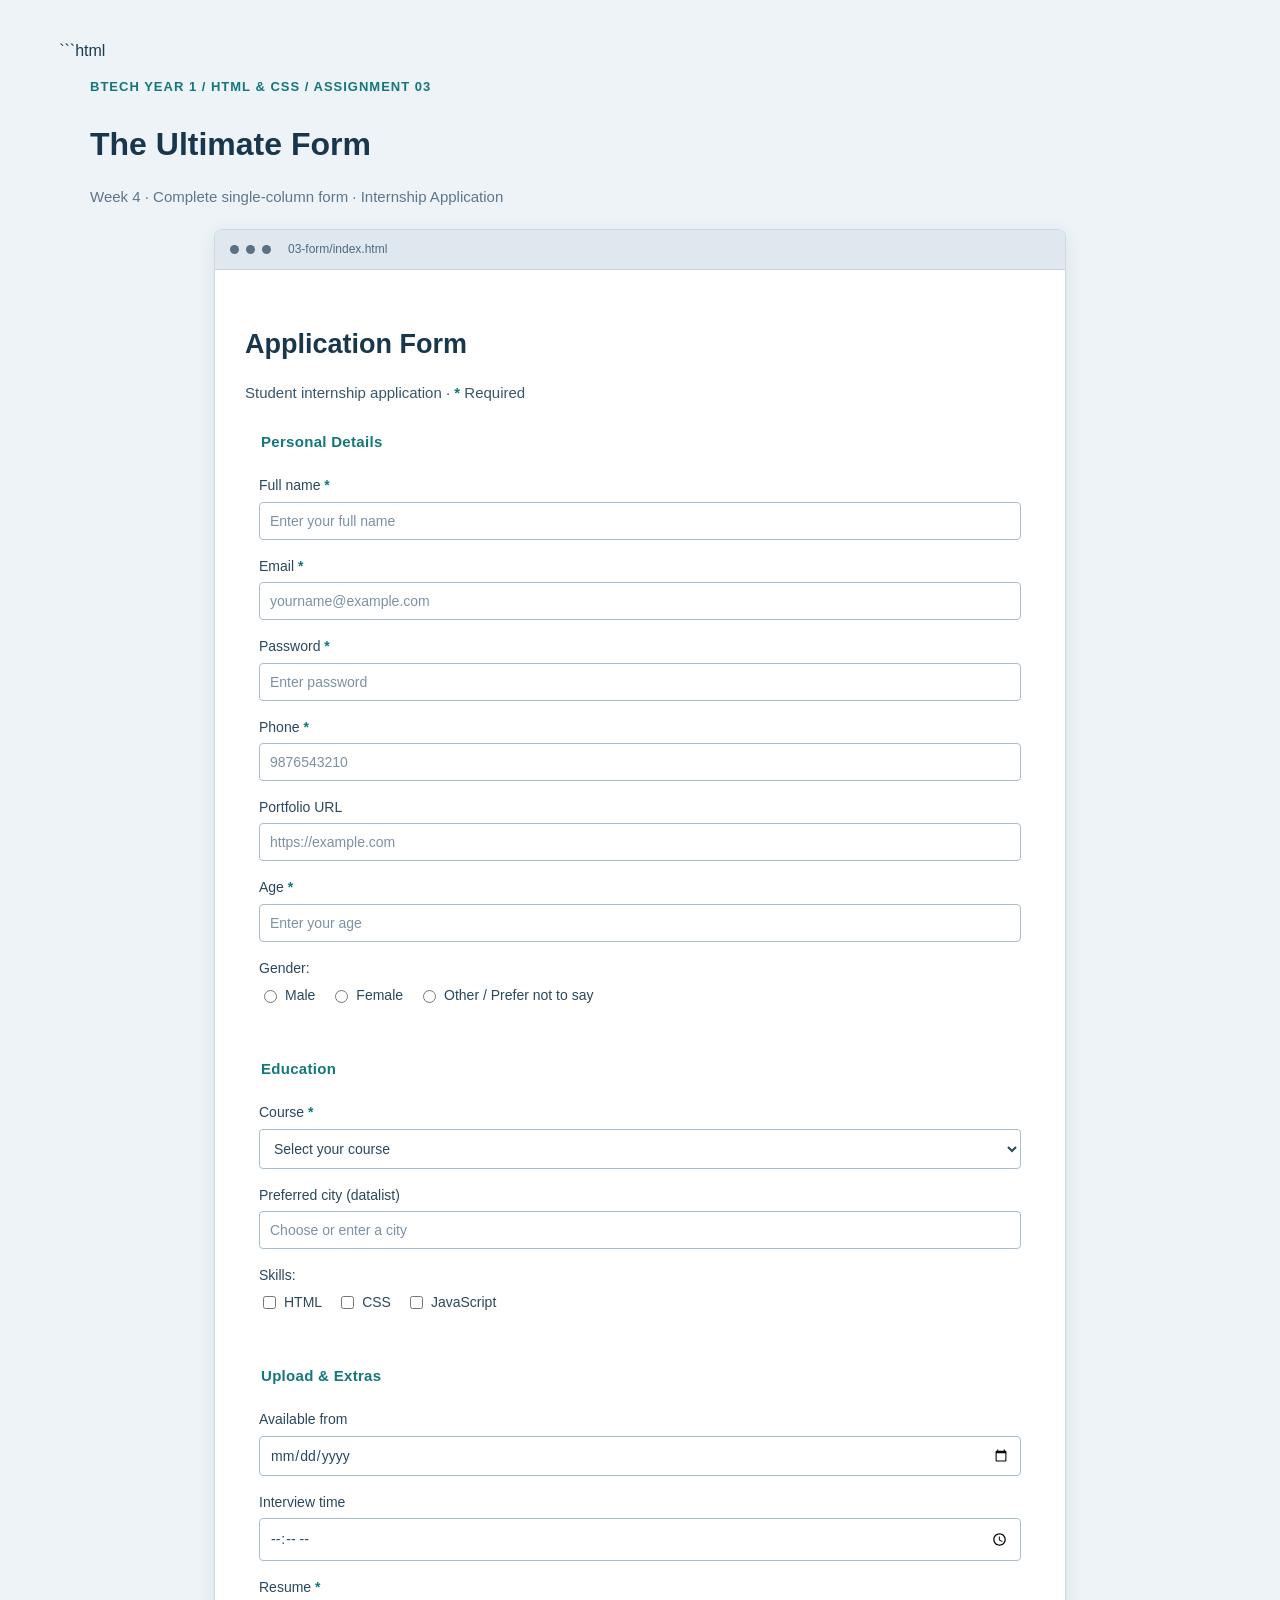
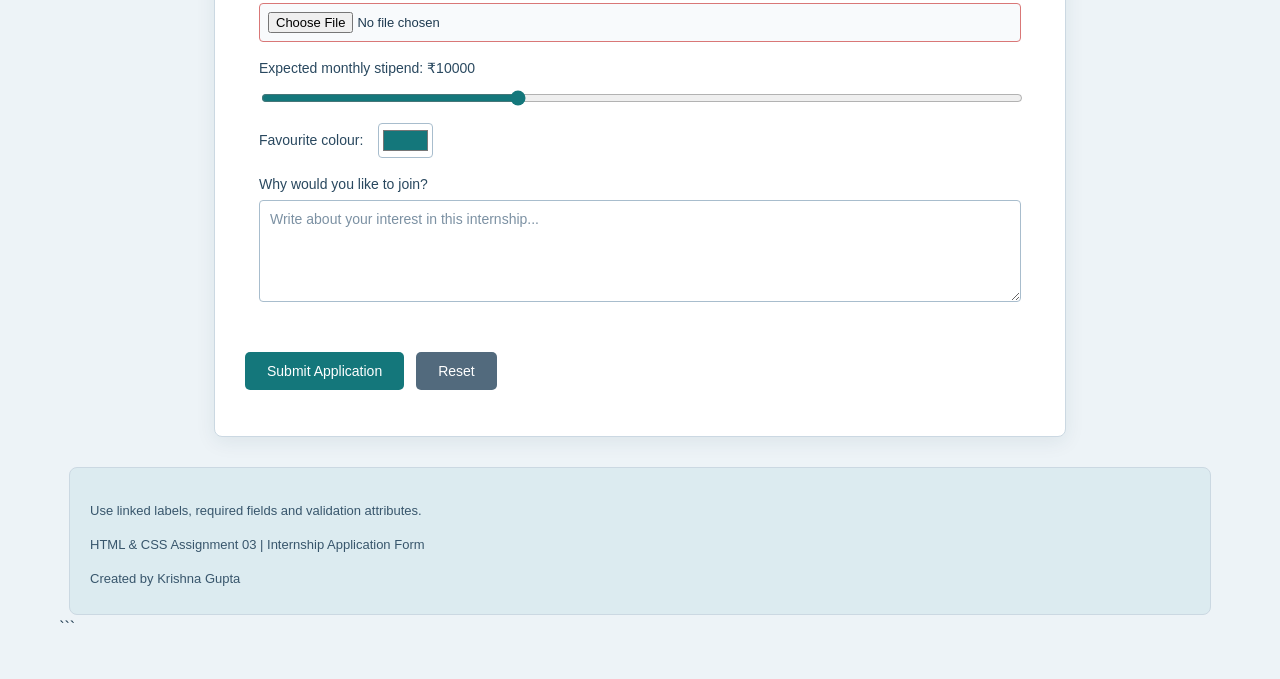
<file: Assignment/Assignment 2/index.html>
```html
<!DOCTYPE html>
<html lang="en">

<head>
    <meta charset="UTF-8">
    <meta name="viewport" content="width=device-width, initial-scale=1.0">

    <meta name="description"
          content="Student internship application form">

    <title>Internship Application Form</title>

    <!-- External CSS -->
    <link rel="stylesheet" href="style.css">
</head>

<body>

    <!-- Page Header -->
    <header class="page-header">

        <p class="course-info">
            BTECH YEAR 1 / HTML & CSS / ASSIGNMENT 03
        </p>

        <h1>The Ultimate Form</h1>

        <p class="subtitle">
            Week 4 · Complete single-column form · Internship Application
        </p>

    </header>

    <!-- Main Form Container -->
    <main class="form-container">

        <!-- Browser Window Header -->
        <div class="browser-header">

            <span class="dot"></span>
            <span class="dot"></span>
            <span class="dot"></span>

            <span class="browser-title">
                03-form/index.html
            </span>

        </div>

        <!-- Application Form -->
        <form action="#" method="post" enctype="multipart/form-data">

            <div class="form-content">

                <h2>Application Form</h2>

                <p class="form-description">
                    Student internship application ·
                    <span class="required-text">*</span> Required
                </p>

                <!-- Personal Details -->
                <fieldset>

                    <legend>Personal Details</legend>

                    <!-- Full Name -->
                    <div class="form-group">

                        <label for="fullname">
                            Full name <span>*</span>
                        </label>

                        <input
                            type="text"
                            id="fullname"
                            name="fullname"
                            placeholder="Enter your full name"
                            minlength="3"
                            maxlength="50"
                            pattern="[A-Za-z ]{3,50}"
                            title="Enter a name using letters and spaces"
                            required>

                    </div>

                    <!-- Email -->
                    <div class="form-group">

                        <label for="email">
                            Email <span>*</span>
                        </label>

                        <input
                            type="email"
                            id="email"
                            name="email"
                            placeholder="yourname@example.com"
                            required>

                    </div>

                    <!-- Password -->
                    <div class="form-group">

                        <label for="password">
                            Password <span>*</span>
                        </label>

                        <input
                            type="password"
                            id="password"
                            name="password"
                            placeholder="Enter password"
                            minlength="8"
                            maxlength="20"
                            pattern="(?=.*[A-Za-z])(?=.*[0-9]).{8,20}"
                            title="Password must contain at least 8 characters and a number"
                            required>

                    </div>

                    <!-- Phone -->
                    <div class="form-group">

                        <label for="phone">
                            Phone <span>*</span>
                        </label>

                        <input
                            type="tel"
                            id="phone"
                            name="phone"
                            placeholder="9876543210"
                            pattern="[0-9]{10}"
                            minlength="10"
                            maxlength="10"
                            title="Enter a 10-digit phone number"
                            required>

                    </div>

                    <!-- Portfolio URL -->
                    <div class="form-group">

                        <label for="portfolio">
                            Portfolio URL
                        </label>

                        <input
                            type="url"
                            id="portfolio"
                            name="portfolio"
                            placeholder="https://example.com">

                    </div>

                    <!-- Age -->
                    <div class="form-group">

                        <label for="age">
                            Age <span>*</span>
                        </label>

                        <input
                            type="number"
                            id="age"
                            name="age"
                            placeholder="Enter your age"
                            min="16"
                            max="60"
                            required>

                    </div>

                    <!-- Gender -->
                    <div class="form-group">

                        <span class="group-label">
                            Gender:
                        </span>

                        <div class="inline-options">

                            <label for="male">
                                <input
                                    type="radio"
                                    id="male"
                                    name="gender"
                                    value="male"
                                    required>
                                Male
                            </label>

                            <label for="female">
                                <input
                                    type="radio"
                                    id="female"
                                    name="gender"
                                    value="female">
                                Female
                            </label>

                            <label for="other">
                                <input
                                    type="radio"
                                    id="other"
                                    name="gender"
                                    value="other">
                                Other / Prefer not to say
                            </label>

                        </div>

                    </div>

                </fieldset>

                <!-- Education -->
                <fieldset>

                    <legend>Education</legend>

                    <!-- Course -->
                    <div class="form-group">

                        <label for="course">
                            Course <span>*</span>
                        </label>

                        <select
                            id="course"
                            name="course"
                            required>

                            <option value="">
                                Select your course
                            </option>

                            <option value="btech-cse">
                                BTech — Computer Science
                            </option>

                            <option value="btech-it">
                                BTech — Information Technology
                            </option>

                            <option value="bca">
                                Bachelor of Computer Applications
                            </option>

                            <option value="bsc">
                                BSc Computer Science
                            </option>

                        </select>

                    </div>

                    <!-- City Datalist -->
                    <div class="form-group">

                        <label for="city">
                            Preferred city (datalist)
                        </label>

                        <input
                            type="text"
                            id="city"
                            name="city"
                            list="city-list"
                            placeholder="Choose or enter a city">

                        <datalist id="city-list">

                            <option value="Delhi">
                            <option value="Mumbai">
                            <option value="Bangalore">
                            <option value="Hyderabad">
                            <option value="Pune">
                            <option value="Moradabad">

                        </datalist>

                    </div>

                    <!-- Skills -->
                    <div class="form-group">

                        <span class="group-label">
                            Skills:
                        </span>

                        <div class="inline-options">

                            <label for="html">
                                <input
                                    type="checkbox"
                                    id="html"
                                    name="skills"
                                    value="HTML">
                                HTML
                            </label>

                            <label for="css">
                                <input
                                    type="checkbox"
                                    id="css"
                                    name="skills"
                                    value="CSS">
                                CSS
                            </label>

                            <label for="javascript">
                                <input
                                    type="checkbox"
                                    id="javascript"
                                    name="skills"
                                    value="JavaScript">
                                JavaScript
                            </label>

                        </div>

                    </div>

                </fieldset>

                <!-- Upload and Extras -->
                <fieldset>

                    <legend>Upload & Extras</legend>

                    <!-- Available Date -->
                    <div class="form-group">

                        <label for="available">
                            Available from
                        </label>

                        <input
                            type="date"
                            id="available"
                            name="available"
                            min="2026-01-01">

                    </div>

                    <!-- Interview Time -->
                    <div class="form-group">

                        <label for="interview">
                            Interview time
                        </label>

                        <input
                            type="time"
                            id="interview"
                            name="interview">

                    </div>

                    <!-- Resume -->
                    <div class="form-group">

                        <label for="resume">
                            Resume <span>*</span>
                        </label>

                        <input
                            type="file"
                            id="resume"
                            name="resume"
                            accept=".pdf,.doc,.docx"
                            required>

                    </div>

                    <!-- Expected Stipend -->
                    <div class="form-group">

                        <label for="stipend">
                            Expected monthly stipend:
            ₹<output id="stipend-value">10000</output>
                        </label>

                        <input
                            type="range"
                            id="stipend"
                            name="stipend"
                            min="5000"
                            max="20000"
                            step="1000"
                            value="10000"
                            oninput="document.getElementById('stipend-value').value=this.value">

                    </div>

                    <!-- Favourite Color -->
                    <div class="form-group color-group">

                        <label for="color">
                            Favourite colour:
                        </label>

                        <input
                            type="color"
                            id="color"
                            name="color"
                            value="#14777b">

                    </div>

                    <!-- Why Join -->
                    <div class="form-group">

                        <label for="reason">
                            Why would you like to join?
                        </label>

                        <textarea
                            id="reason"
                            name="reason"
                            rows="5"
                            minlength="10"
                            maxlength="500"
                            placeholder="Write about your interest in this internship..."
                            required></textarea>

                    </div>

                </fieldset>

                <!-- Form Buttons -->
                <div class="form-buttons">

                    <button type="submit">
                        Submit Application
                    </button>

                    <button type="reset" class="reset-button">
                        Reset
                    </button>

                </div>

            </div>

        </form>

    </main>

    <!-- Footer -->
    <footer>

        <p>
            Use linked labels, required fields and validation attributes.
        </p>

        <p>
            HTML & CSS Assignment 03 | Internship Application Form
        </p>

        <p>
            Created by Krishna Gupta
        </p>

    </footer>

</body>

</html>
```
</file>
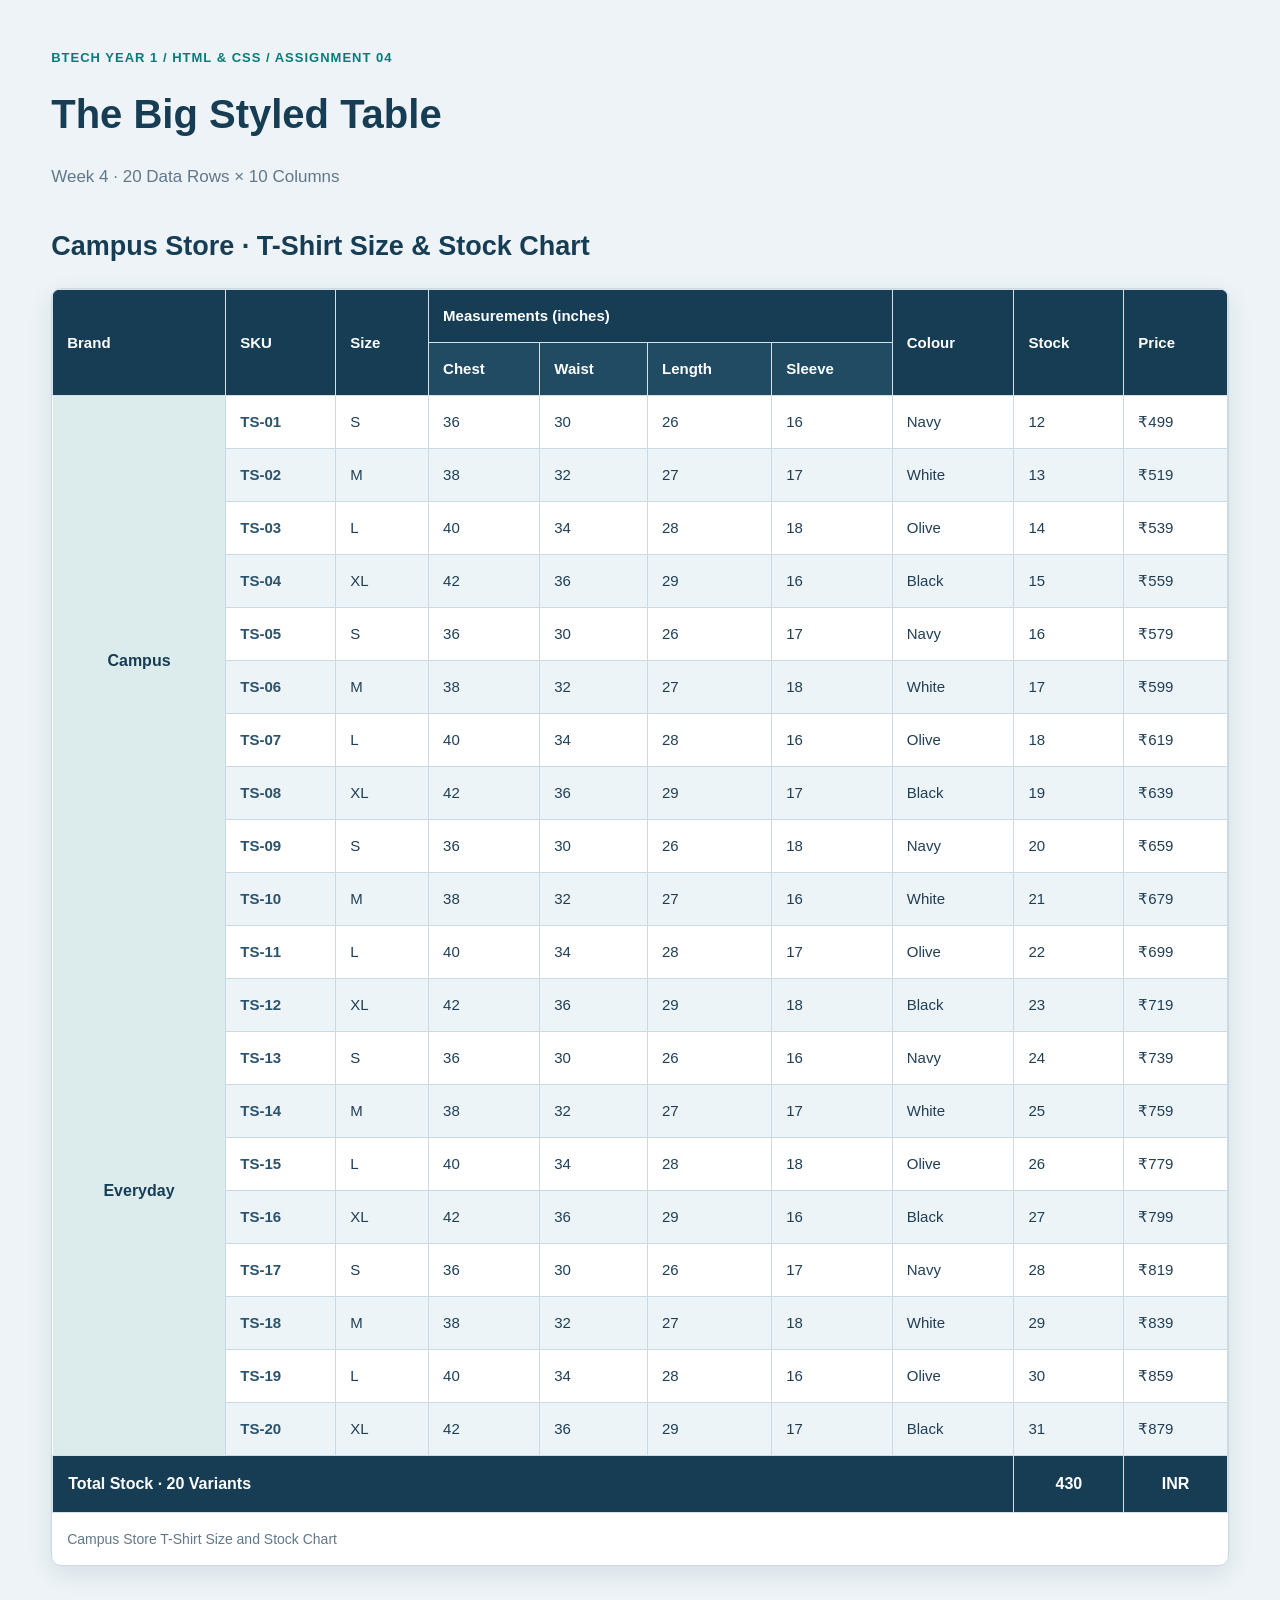
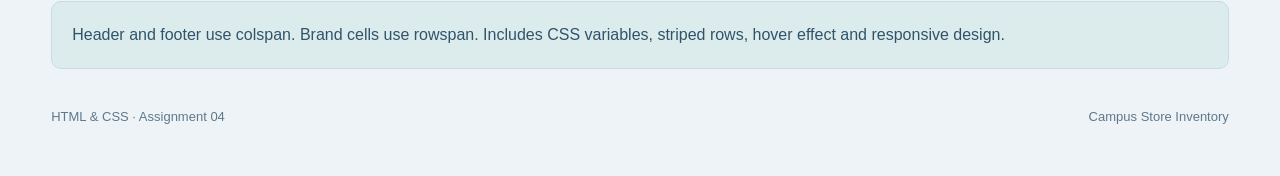
<file: Assignment/Assignment 3/index.html>
<!DOCTYPE html>
<html lang="en">
<head>
    <meta charset="UTF-8">
    <meta name="viewport" content="width=device-width, initial-scale=1.0">

    <title>The Big Styled Table</title>

    <!-- External CSS File -->
    <link rel="stylesheet" href="style.css">
</head>

<body>

    <div class="container">

        <header>
            <p class="course">
                BTECH YEAR 1 / HTML & CSS / ASSIGNMENT 04
            </p>

            <h1>The Big Styled Table</h1>

            <p class="subtitle">
                Week 4 · 20 Data Rows × 10 Columns
            </p>
        </header>

        <h2>Campus Store · T-Shirt Size & Stock Chart</h2>

        <div class="table-container">

            <table>

                <caption>
                    Campus Store T-Shirt Size and Stock Chart
                </caption>

                <thead>

                    <tr>
                        <th rowspan="2" scope="col">Brand</th>
                        <th rowspan="2" scope="col">SKU</th>
                        <th rowspan="2" scope="col">Size</th>

                        <th colspan="4" scope="colgroup">
                            Measurements (inches)
                        </th>

                        <th rowspan="2" scope="col">Colour</th>
                        <th rowspan="2" scope="col">Stock</th>
                        <th rowspan="2" scope="col">Price</th>
                    </tr>

                    <tr>
                        <th scope="col">Chest</th>
                        <th scope="col">Waist</th>
                        <th scope="col">Length</th>
                        <th scope="col">Sleeve</th>
                    </tr>

                </thead>

                <tbody>

                    <!-- CAMPUS BRAND : 10 ROWS -->

                    <tr>
                        <th rowspan="10" scope="rowgroup" class="brand">
                            Campus
                        </th>
                        <td>TS-01</td>
                        <td>S</td>
                        <td>36</td>
                        <td>30</td>
                        <td>26</td>
                        <td>16</td>
                        <td>Navy</td>
                        <td>12</td>
                        <td>₹499</td>
                    </tr>

                    <tr>
                        <td>TS-02</td>
                        <td>M</td>
                        <td>38</td>
                        <td>32</td>
                        <td>27</td>
                        <td>17</td>
                        <td>White</td>
                        <td>13</td>
                        <td>₹519</td>
                    </tr>

                    <tr>
                        <td>TS-03</td>
                        <td>L</td>
                        <td>40</td>
                        <td>34</td>
                        <td>28</td>
                        <td>18</td>
                        <td>Olive</td>
                        <td>14</td>
                        <td>₹539</td>
                    </tr>

                    <tr>
                        <td>TS-04</td>
                        <td>XL</td>
                        <td>42</td>
                        <td>36</td>
                        <td>29</td>
                        <td>16</td>
                        <td>Black</td>
                        <td>15</td>
                        <td>₹559</td>
                    </tr>

                    <tr>
                        <td>TS-05</td>
                        <td>S</td>
                        <td>36</td>
                        <td>30</td>
                        <td>26</td>
                        <td>17</td>
                        <td>Navy</td>
                        <td>16</td>
                        <td>₹579</td>
                    </tr>

                    <tr>
                        <td>TS-06</td>
                        <td>M</td>
                        <td>38</td>
                        <td>32</td>
                        <td>27</td>
                        <td>18</td>
                        <td>White</td>
                        <td>17</td>
                        <td>₹599</td>
                    </tr>

                    <tr>
                        <td>TS-07</td>
                        <td>L</td>
                        <td>40</td>
                        <td>34</td>
                        <td>28</td>
                        <td>16</td>
                        <td>Olive</td>
                        <td>18</td>
                        <td>₹619</td>
                    </tr>

                    <tr>
                        <td>TS-08</td>
                        <td>XL</td>
                        <td>42</td>
                        <td>36</td>
                        <td>29</td>
                        <td>17</td>
                        <td>Black</td>
                        <td>19</td>
                        <td>₹639</td>
                    </tr>

                    <tr>
                        <td>TS-09</td>
                        <td>S</td>
                        <td>36</td>
                        <td>30</td>
                        <td>26</td>
                        <td>18</td>
                        <td>Navy</td>
                        <td>20</td>
                        <td>₹659</td>
                    </tr>

                    <tr>
                        <td>TS-10</td>
                        <td>M</td>
                        <td>38</td>
                        <td>32</td>
                        <td>27</td>
                        <td>16</td>
                        <td>White</td>
                        <td>21</td>
                        <td>₹679</td>
                    </tr>


                    <!-- EVERYDAY BRAND : 10 ROWS -->

                    <tr>
                        <th rowspan="10" scope="rowgroup" class="brand">
                            Everyday
                        </th>
                        <td>TS-11</td>
                        <td>L</td>
                        <td>40</td>
                        <td>34</td>
                        <td>28</td>
                        <td>17</td>
                        <td>Olive</td>
                        <td>22</td>
                        <td>₹699</td>
                    </tr>

                    <tr>
                        <td>TS-12</td>
                        <td>XL</td>
                        <td>42</td>
                        <td>36</td>
                        <td>29</td>
                        <td>18</td>
                        <td>Black</td>
                        <td>23</td>
                        <td>₹719</td>
                    </tr>

                    <tr>
                        <td>TS-13</td>
                        <td>S</td>
                        <td>36</td>
                        <td>30</td>
                        <td>26</td>
                        <td>16</td>
                        <td>Navy</td>
                        <td>24</td>
                        <td>₹739</td>
                    </tr>

                    <tr>
                        <td>TS-14</td>
                        <td>M</td>
                        <td>38</td>
                        <td>32</td>
                        <td>27</td>
                        <td>17</td>
                        <td>White</td>
                        <td>25</td>
                        <td>₹759</td>
                    </tr>

                    <tr>
                        <td>TS-15</td>
                        <td>L</td>
                        <td>40</td>
                        <td>34</td>
                        <td>28</td>
                        <td>18</td>
                        <td>Olive</td>
                        <td>26</td>
                        <td>₹779</td>
                    </tr>

                    <tr>
                        <td>TS-16</td>
                        <td>XL</td>
                        <td>42</td>
                        <td>36</td>
                        <td>29</td>
                        <td>16</td>
                        <td>Black</td>
                        <td>27</td>
                        <td>₹799</td>
                    </tr>

                    <tr>
                        <td>TS-17</td>
                        <td>S</td>
                        <td>36</td>
                        <td>30</td>
                        <td>26</td>
                        <td>17</td>
                        <td>Navy</td>
                        <td>28</td>
                        <td>₹819</td>
                    </tr>

                    <tr>
                        <td>TS-18</td>
                        <td>M</td>
                        <td>38</td>
                        <td>32</td>
                        <td>27</td>
                        <td>18</td>
                        <td>White</td>
                        <td>29</td>
                        <td>₹839</td>
                    </tr>

                    <tr>
                        <td>TS-19</td>
                        <td>L</td>
                        <td>40</td>
                        <td>34</td>
                        <td>28</td>
                        <td>16</td>
                        <td>Olive</td>
                        <td>30</td>
                        <td>₹859</td>
                    </tr>

                    <tr>
                        <td>TS-20</td>
                        <td>XL</td>
                        <td>42</td>
                        <td>36</td>
                        <td>29</td>
                        <td>17</td>
                        <td>Black</td>
                        <td>31</td>
                        <td>₹879</td>
                    </tr>

                </tbody>

                <tfoot>

                    <tr>
                        <th colspan="8" scope="row">
                            Total Stock · 20 Variants
                        </th>

                        <td>430</td>

                        <td>INR</td>
                    </tr>

                </tfoot>

            </table>

        </div>

        <div class="note">
            <p>
                Header and footer use colspan.
                Brand cells use rowspan.
                Includes CSS variables, striped rows,
                hover effect and responsive design.
            </p>
        </div>

        <footer>
            <p>HTML & CSS · Assignment 04</p>
            <p>Campus Store Inventory</p>
        </footer>

    </div>

</body>
</html>
</file>
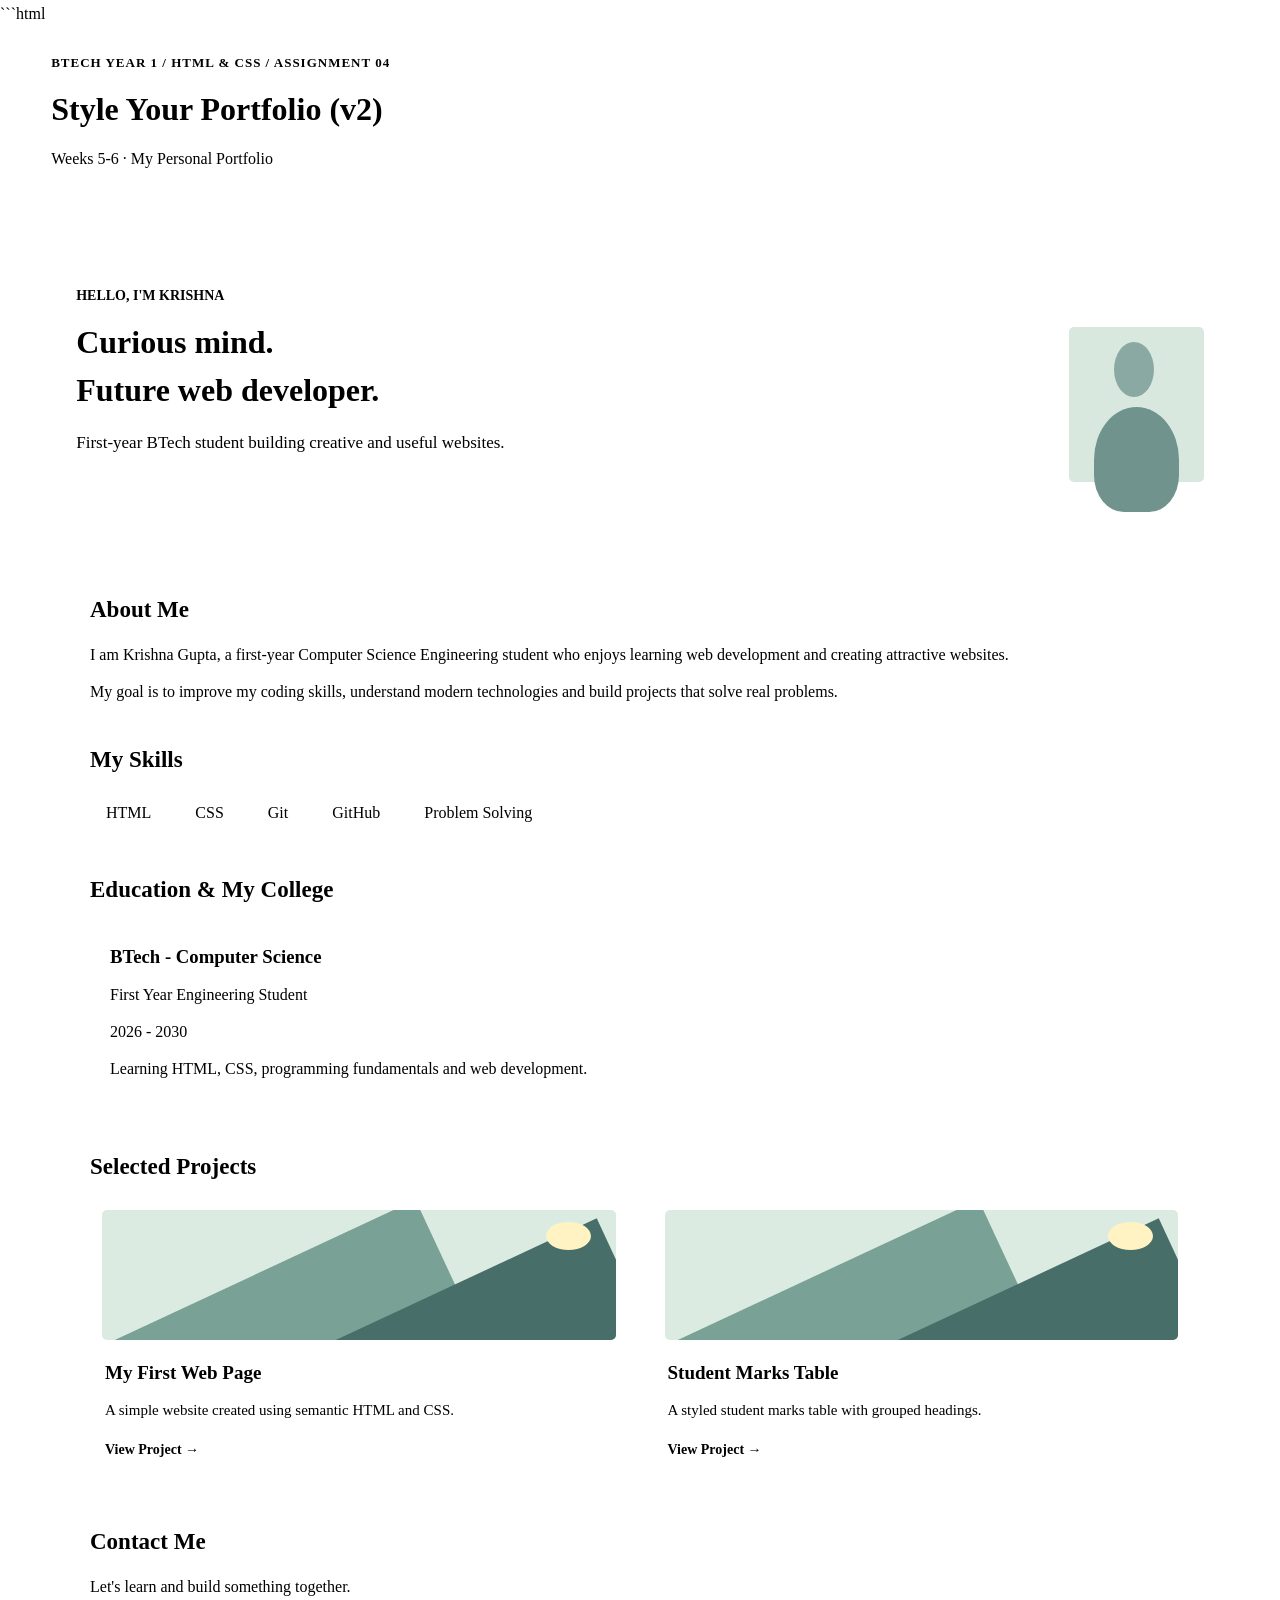
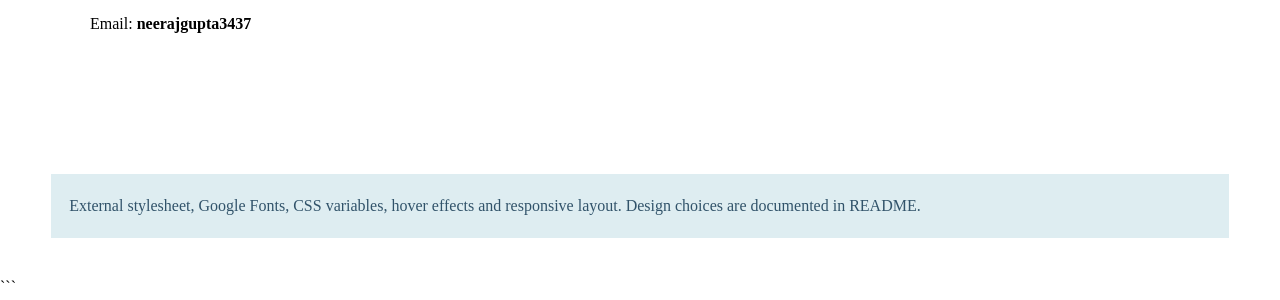
<file: Assignment/Assignment 4/index.html>
```html
<!DOCTYPE html>
<html lang="en">

<head>
    <meta charset="UTF-8">

    <meta name="viewport"
          content="width=device-width, initial-scale=1.0">

    <title>Krishna Gupta | Portfolio</title>

    <!-- Google Fonts -->
    <link rel="preconnect" href="https://fonts.googleapis.com">

    <link rel="preconnect"
          href="https://fonts.gstatic.com"
          crossorigin>

    <link href="https://fonts.googleapis.com/css2?family=Poppins:wght@400;500;600;700&family=Roboto:wght@400;500&display=swap"
          rel="stylesheet">

    <!-- External CSS -->
    <link rel="stylesheet" href="style2.css">
</head>

<body>

    <!-- HEADER -->

    <header class="page-header">

        <p class="course">
            BTECH YEAR 1 / HTML & CSS / ASSIGNMENT 04
        </p>

        <h1>Style Your Portfolio (v2)</h1>

        <p class="subtitle">
            Weeks 5-6 · My Personal Portfolio
        </p>

    </header>


    <!-- NAVBAR -->

    <nav class="navbar">

        <a href="#home" class="logo">
            KRISHNA / PORTFOLIO
        </a>

        <ul class="nav-links">

            <li>
                <a href="#home">Home</a>
            </li>

            <li>
                <a href="#about">About</a>
            </li>

            <li>
                <a href="#projects">Projects</a>
            </li>

            <li>
                <a href="#contact">Contact</a>
            </li>

        </ul>

    </nav>


    <!-- HERO SECTION -->

    <section id="home" class="hero">

        <div class="hero-content">

            <p class="welcome">
                HELLO, I'M KRISHNA
            </p>

            <h2>
                Curious mind.<br>
                Future web developer.
            </h2>

            <p class="hero-description">
                First-year BTech student building
                creative and useful websites.
            </p>

            <a href="#projects" class="btn">
                View Projects
            </a>

        </div>


        <!-- PROFILE ILLUSTRATION -->

        <div class="profile">

            <div class="profile-head"></div>

            <div class="profile-body"></div>

        </div>

    </section>


    <!-- ABOUT SECTION -->

    <section id="about" class="section">

        <h2>About Me</h2>

        <p>
            I am Krishna Gupta, a first-year Computer Science
            Engineering student who enjoys learning web
            development and creating attractive websites.
        </p>

        <p>
            My goal is to improve my coding skills,
            understand modern technologies and build
            projects that solve real problems.
        </p>

    </section>


    <!-- SKILLS SECTION -->

    <section id="skills" class="section">

        <h2>My Skills</h2>

        <div class="skills">

            <span>HTML</span>

            <span>CSS</span>

            <span>Git</span>

            <span>GitHub</span>

            <span>Problem Solving</span>

        </div>

    </section>


    <!-- EDUCATION SECTION -->

    <section id="education" class="section">

        <h2>Education & My College</h2>

        <div class="education-card">

            <h3>BTech - Computer Science</h3>

            <p>
                First Year Engineering Student
            </p>

            <p>
                2026 - 2030
            </p>

            <p>
                Learning HTML, CSS, programming
                fundamentals and web development.
            </p>

        </div>

    </section>


    <!-- PROJECTS SECTION -->

    <section id="projects" class="section">

        <h2>Selected Projects</h2>

        <div class="project-container">


            <!-- PROJECT 1 -->

            <article class="project-card">

                <div class="project-image">

                    <div class="mountain mountain-one"></div>

                    <div class="mountain mountain-two"></div>

                    <div class="sun"></div>

                </div>

                <div class="project-content">

                    <h3>My First Web Page</h3>

                    <p>
                        A simple website created using
                        semantic HTML and CSS.
                    </p>

                    <a href="#contact" class="project-link">
                        View Project →
                    </a>

                </div>

            </article>


            <!-- PROJECT 2 -->

            <article class="project-card">

                <div class="project-image">

                    <div class="mountain mountain-one"></div>

                    <div class="mountain mountain-two"></div>

                    <div class="sun"></div>

                </div>

                <div class="project-content">

                    <h3>Student Marks Table</h3>

                    <p>
                        A styled student marks table
                        with grouped headings.
                    </p>

                    <a href="#contact" class="project-link">
                        View Project →
                    </a>

                </div>

            </article>

        </div>

    </section>


    <!-- CONTACT SECTION -->

    <section id="contact" class="section contact">

        <h2>Contact Me</h2>

        <p>
            Let's learn and build something together.
        </p>

        <p>
            Email:
            <a href="mailto:neerajgupta3437">
                neerajgupta3437
            </a>
        </p>

    </section>


    <!-- FOOTER -->

    <footer class="footer">

        <p>
            © 2026 KRISHNA GUPTA
        </p>

        <ul class="footer-links">

            <li>
                <a href="#home">Home</a>
            </li>

            <li>
                <a href="#about">About</a>
            </li>

            <li>
                <a href="#projects">Projects</a>
            </li>

            <li>
                <a href="#contact">Contact</a>
            </li>

        </ul>

    </footer>


    <!-- ASSIGNMENT NOTE -->

    <div class="assignment-note">

        <p>
            External stylesheet, Google Fonts, CSS variables,
            hover effects and responsive layout.
            Design choices are documented in README.
        </p>

    </div>


</body>

</html>
```
</file>
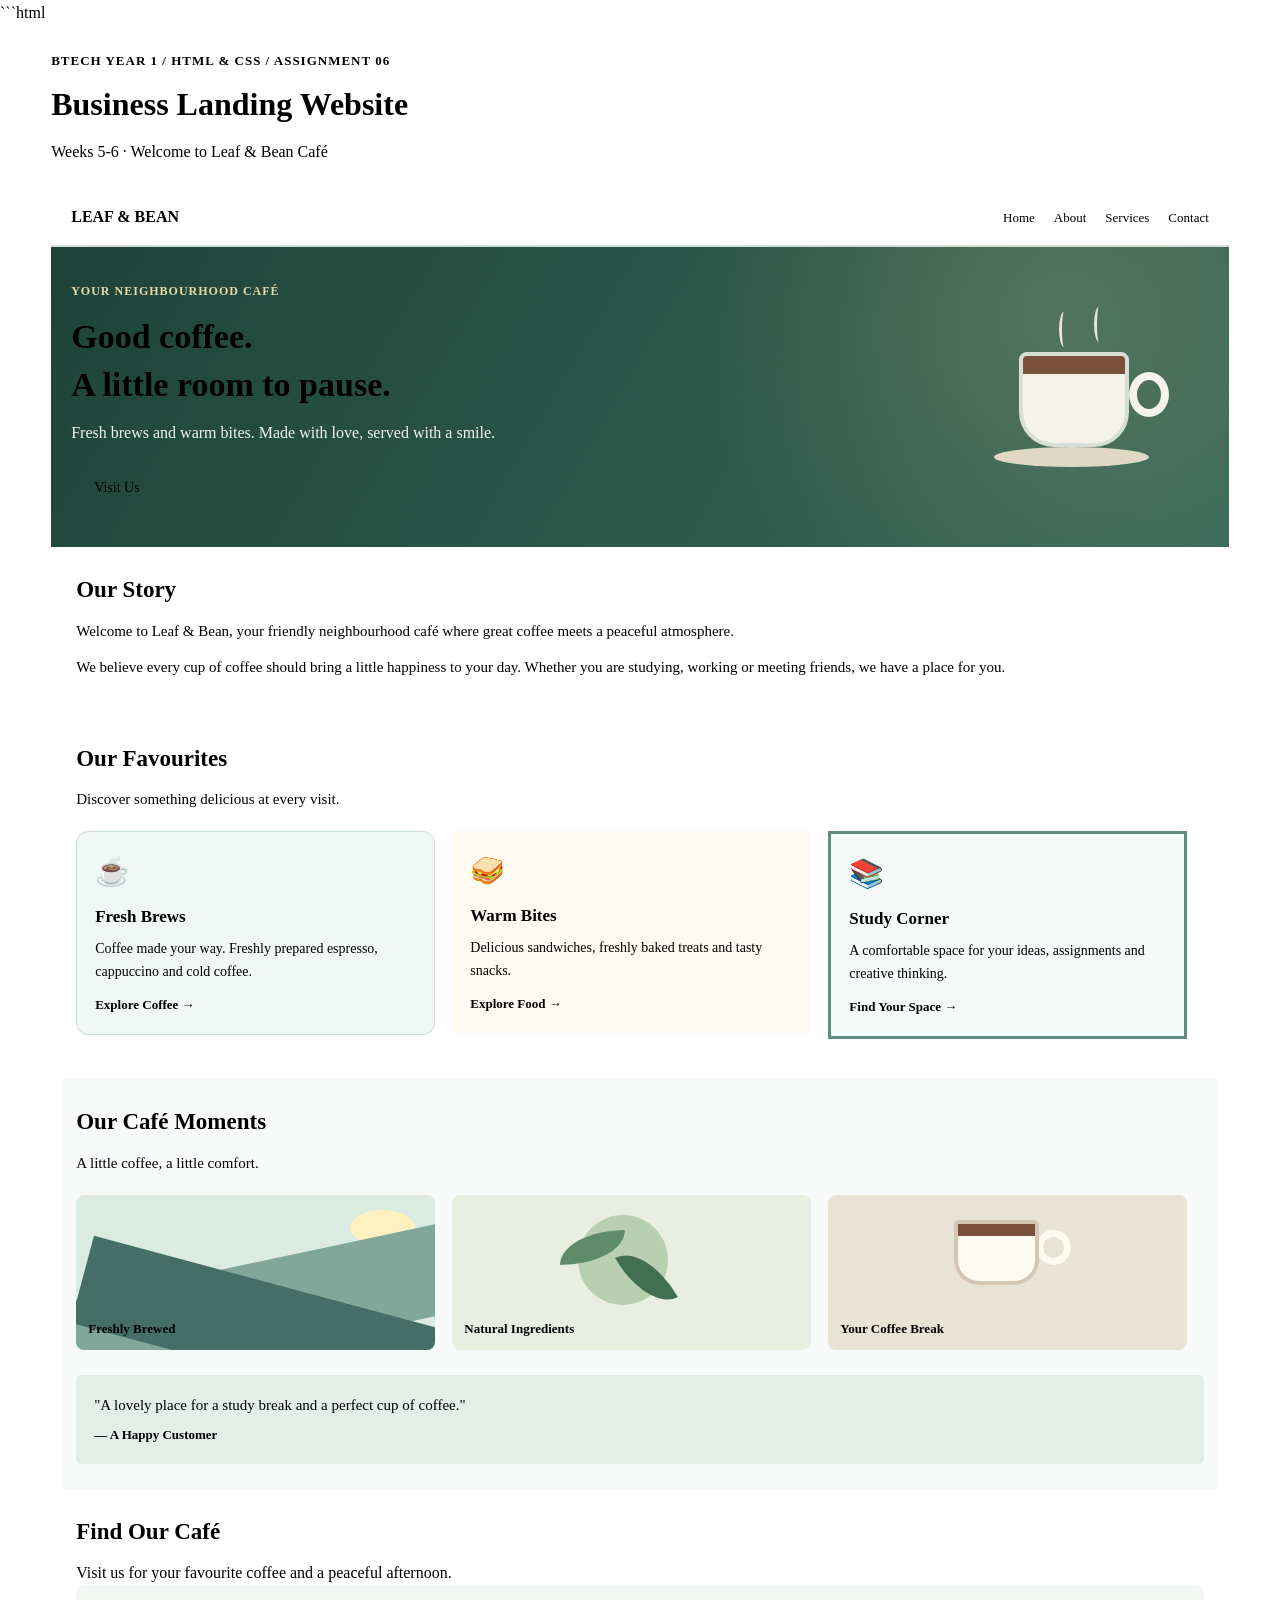
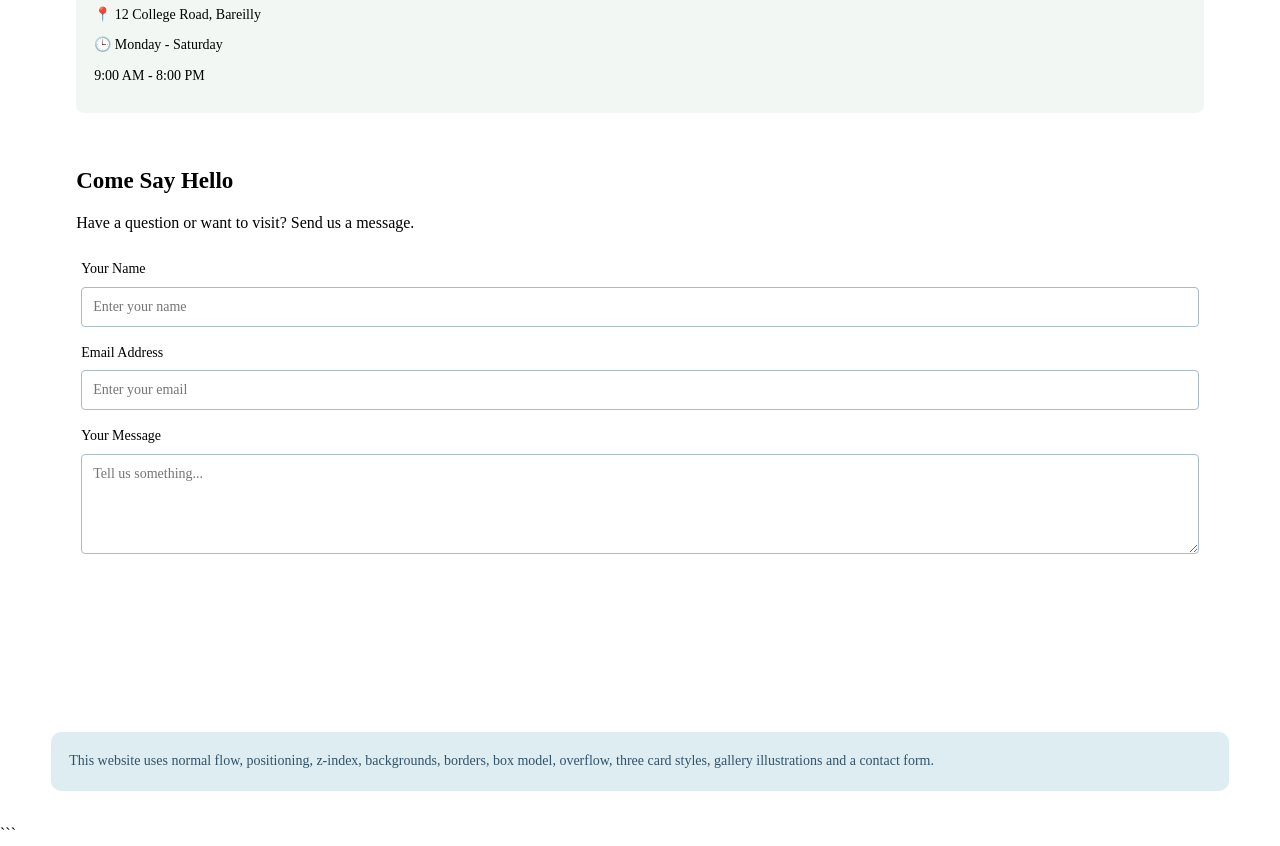
<file: Assignment/Assignment 5/index.html>
```html
<!DOCTYPE html>
<html lang="en">

<head>

    <meta charset="UTF-8">

    <meta name="viewport"
          content="width=device-width, initial-scale=1.0">

    <title>Leaf & Bean Cafe</title>

    <!-- Google Fonts -->

    <link rel="preconnect"
          href="https://fonts.googleapis.com">

    <link rel="preconnect"
          href="https://fonts.gstatic.com"
          crossorigin>

    <link href="https://fonts.googleapis.com/css2?family=Poppins:wght@400;500;600;700&family=Roboto:wght@400;500&display=swap"
          rel="stylesheet">

    <!-- External CSS -->

    <link rel="stylesheet" href="style3.css">

</head>

<body>


    <!-- ==============================
         HEADER
    ============================== -->

    <header class="page-header">

        <p class="course">
            BTECH YEAR 1 / HTML & CSS / ASSIGNMENT 06
        </p>

        <h1>Business Landing Website</h1>

        <p class="subtitle">
            Weeks 5-6 · Welcome to Leaf & Bean Café
        </p>

    </header>


    <!-- ==============================
         MAIN WEBSITE
    ============================== -->

    <div class="website">


        <!-- NAVBAR -->

        <nav class="navbar">

            <a href="#home" class="logo">
                LEAF & BEAN
            </a>

            <ul class="nav-links">

                <li>
                    <a href="#home">Home</a>
                </li>

                <li>
                    <a href="#about">About</a>
                </li>

                <li>
                    <a href="#services">Services</a>
                </li>

                <li>
                    <a href="#contact">Contact</a>
                </li>

            </ul>

        </nav>


        <!-- ==============================
             HERO SECTION
        ============================== -->

        <section id="home" class="hero">

            <!-- Background overlay -->

            <div class="hero-overlay"></div>


            <!-- Hero Content -->

            <div class="hero-content">

                <p class="hero-tag">
                    YOUR NEIGHBOURHOOD CAFÉ
                </p>

                <h2>
                    Good coffee.<br>
                    A little room to pause.
                </h2>

                <p class="hero-description">
                    Fresh brews and warm bites.
                    Made with love, served with a smile.
                </p>

                <a href="#contact" class="button">
                    Visit Us
                </a>

            </div>


            <!-- Decorative Coffee Cup -->

            <div class="coffee-art">

                <div class="coffee-steam steam-one"></div>

                <div class="coffee-steam steam-two"></div>

                <div class="coffee-cup">

                    <div class="coffee"></div>

                </div>

                <div class="cup-handle"></div>

                <div class="coffee-plate"></div>

            </div>

        </section>


        <!-- ==============================
             ABOUT SECTION
        ============================== -->

        <section id="about" class="about section">

            <h2>Our Story</h2>

            <p>
                Welcome to Leaf & Bean, your friendly
                neighbourhood café where great coffee
                meets a peaceful atmosphere.
            </p>

            <p>
                We believe every cup of coffee should
                bring a little happiness to your day.
                Whether you are studying, working
                or meeting friends, we have a place
                for you.
            </p>

        </section>


        <!-- ==============================
             SERVICES SECTION
        ============================== -->

        <section id="services" class="services section">

            <h2>Our Favourites</h2>

            <p class="section-description">
                Discover something delicious at every visit.
            </p>


            <div class="service-container">


                <!-- CARD 1 -->

                <article class="service-card coffee-card">

                    <div class="card-icon">
                        ☕
                    </div>

                    <h3>Fresh Brews</h3>

                    <p>
                        Coffee made your way.
                        Freshly prepared espresso,
                        cappuccino and cold coffee.
                    </p>

                    <a href="#contact">
                        Explore Coffee →
                    </a>

                </article>


                <!-- CARD 2 -->

                <article class="service-card food-card">

                    <div class="card-icon">
                        🥪
                    </div>

                    <h3>Warm Bites</h3>

                    <p>
                        Delicious sandwiches,
                        freshly baked treats
                        and tasty snacks.
                    </p>

                    <a href="#contact">
                        Explore Food →
                    </a>

                </article>


                <!-- CARD 3 -->

                <article class="service-card study-card">

                    <div class="card-icon">
                        📚
                    </div>

                    <h3>Study Corner</h3>

                    <p>
                        A comfortable space for your ideas,
                        assignments and creative thinking.
                    </p>

                    <a href="#contact">
                        Find Your Space →
                    </a>

                </article>


            </div>

        </section>


        <!-- ==============================
             GALLERY SECTION
        ============================== -->

        <section id="gallery" class="gallery section">

            <h2>Our Café Moments</h2>

            <p class="section-description">
                A little coffee, a little comfort.
            </p>


            <div class="gallery-container">


                <!-- IMAGE 1 -->

                <div class="gallery-item gallery-one">

                    <div class="gallery-sun"></div>

                    <div class="gallery-mountain mountain-a"></div>

                    <div class="gallery-mountain mountain-b"></div>

                    <p>Freshly Brewed</p>

                </div>


                <!-- IMAGE 2 -->

                <div class="gallery-item gallery-two">

                    <div class="gallery-circle"></div>

                    <div class="gallery-leaf leaf-one"></div>

                    <div class="gallery-leaf leaf-two"></div>

                    <p>Natural Ingredients</p>

                </div>


                <!-- IMAGE 3 -->

                <div class="gallery-item gallery-three">

                    <div class="gallery-cup">

                        <div class="gallery-coffee"></div>

                    </div>

                    <div class="gallery-handle"></div>

                    <p>Your Coffee Break</p>

                </div>


            </div>


            <blockquote class="testimonial">

                "A lovely place for a study break
                and a perfect cup of coffee."

                <span>
                    — A Happy Customer
                </span>

            </blockquote>

        </section>


        <!-- ==============================
             LOCATION SECTION
        ============================== -->

        <section class="location section">

            <h2>Find Our Café</h2>

            <p>
                Visit us for your favourite coffee
                and a peaceful afternoon.
            </p>

            <div class="location-box">

                <p>
                    📍 12 College Road, Bareilly
                </p>

                <p>
                    🕒 Monday - Saturday
                </p>

                <p>
                    9:00 AM - 8:00 PM
                </p>

            </div>

        </section>


        <!-- ==============================
             CONTACT SECTION
        ============================== -->

        <section id="contact" class="contact section">

            <h2>Come Say Hello</h2>

            <p>
                Have a question or want to visit?
                Send us a message.
            </p>


            <form action="#" method="post">


                <!-- NAME -->

                <div class="form-group">

                    <label for="name">
                        Your Name
                    </label>

                    <input
                        type="text"
                        id="name"
                        name="name"
                        placeholder="Enter your name"
                        required
                    >

                </div>


                <!-- EMAIL -->

                <div class="form-group">

                    <label for="email">
                        Email Address
                    </label>

                    <input
                        type="email"
                        id="email"
                        name="email"
                        placeholder="Enter your email"
                        required
                    >

                </div>


                <!-- MESSAGE -->

                <div class="form-group">

                    <label for="message">
                        Your Message
                    </label>

                    <textarea
                        id="message"
                        name="message"
                        rows="4"
                        placeholder="Tell us something..."
                        required
                    ></textarea>

                </div>


                <!-- BUTTON -->

                <button type="submit" class="submit-button">

                    Send Message

                </button>


            </form>

        </section>


        <!-- ==============================
             FOOTER
        ============================== -->

        <footer class="footer">

            <p>
                © 2026 LEAF & BEAN
            </p>

            <ul class="footer-links">

                <li>
                    <a href="#home">Home</a>
                </li>

                <li>
                    <a href="#about">About</a>
                </li>

                <li>
                    <a href="#services">Services</a>
                </li>

                <li>
                    <a href="#contact">Contact</a>
                </li>

            </ul>

        </footer>


    </div>


    <!-- ==============================
         ASSIGNMENT NOTE
    ============================== -->

    <div class="assignment-note">

        <p>
            This website uses normal flow, positioning,
            z-index, backgrounds, borders, box model,
            overflow, three card styles, gallery
            illustrations and a contact form.
        </p>

    </div>


</body>

</html>
```
</file>
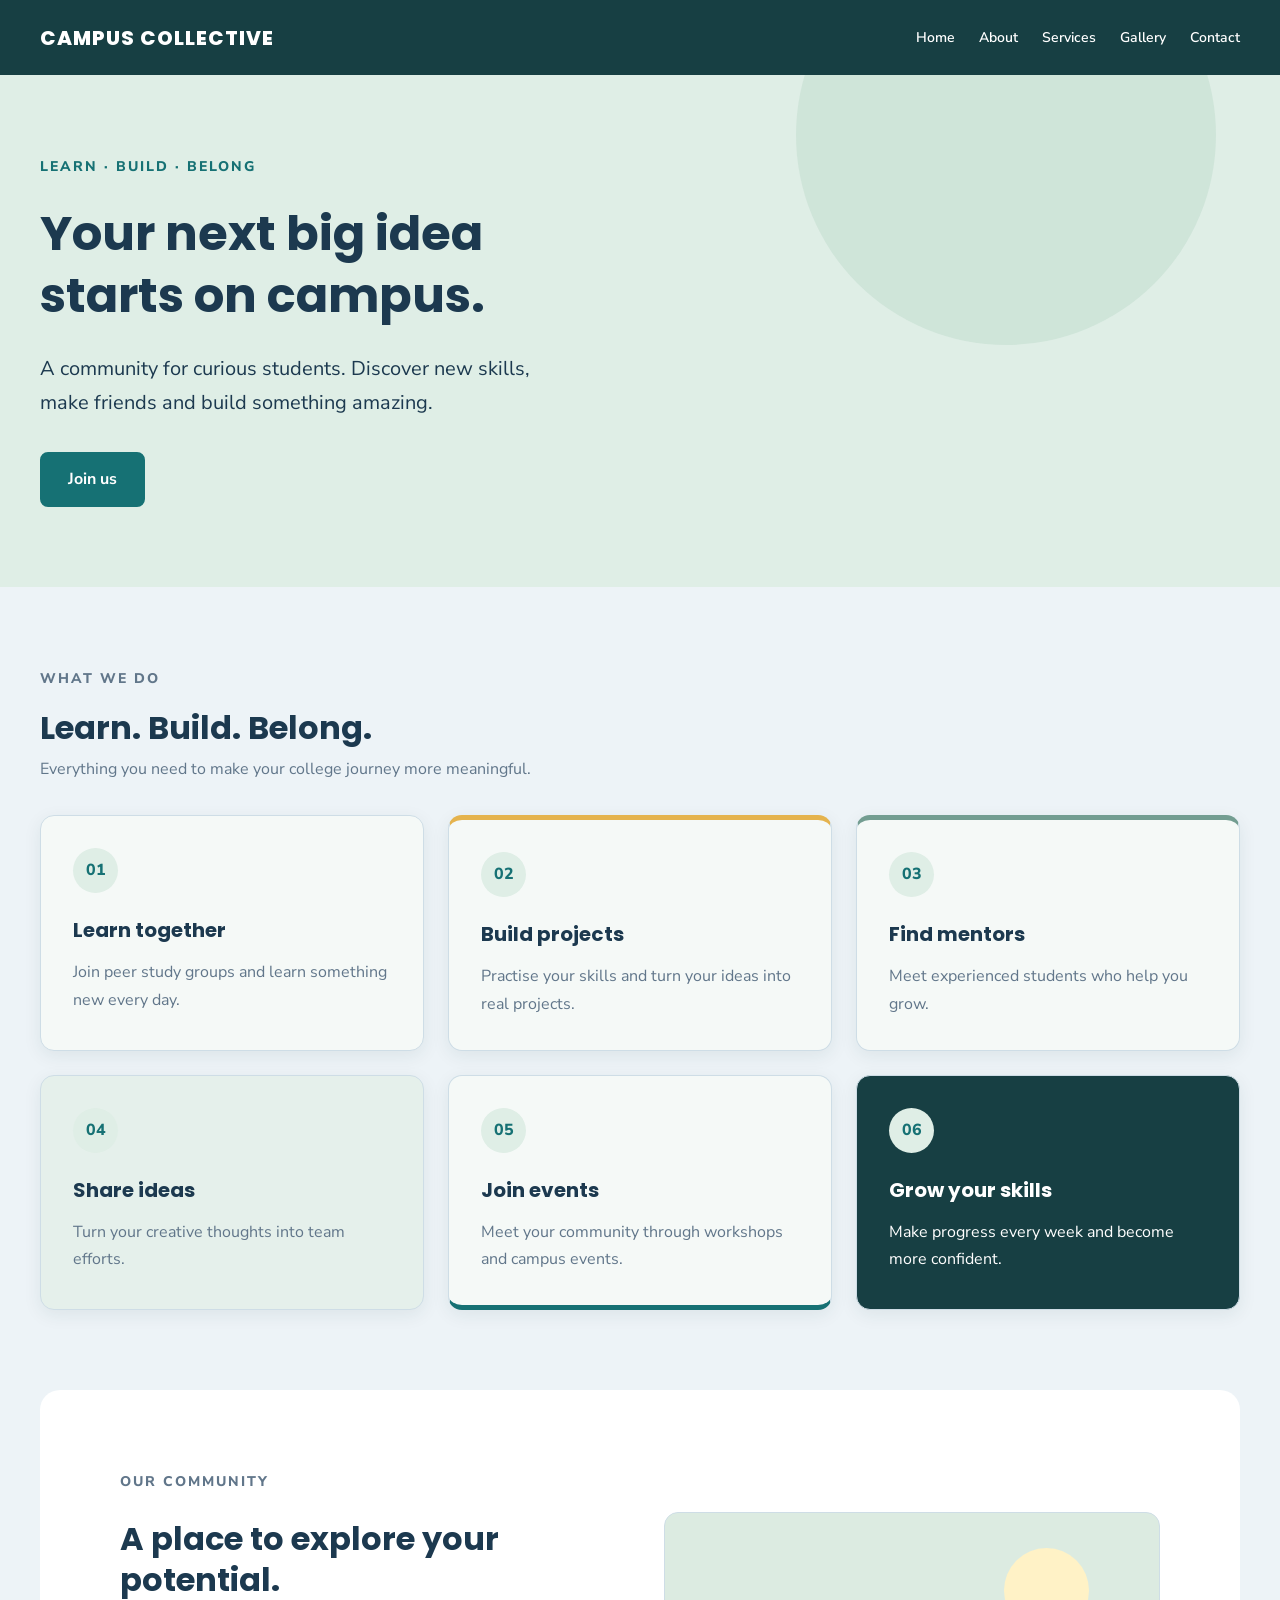
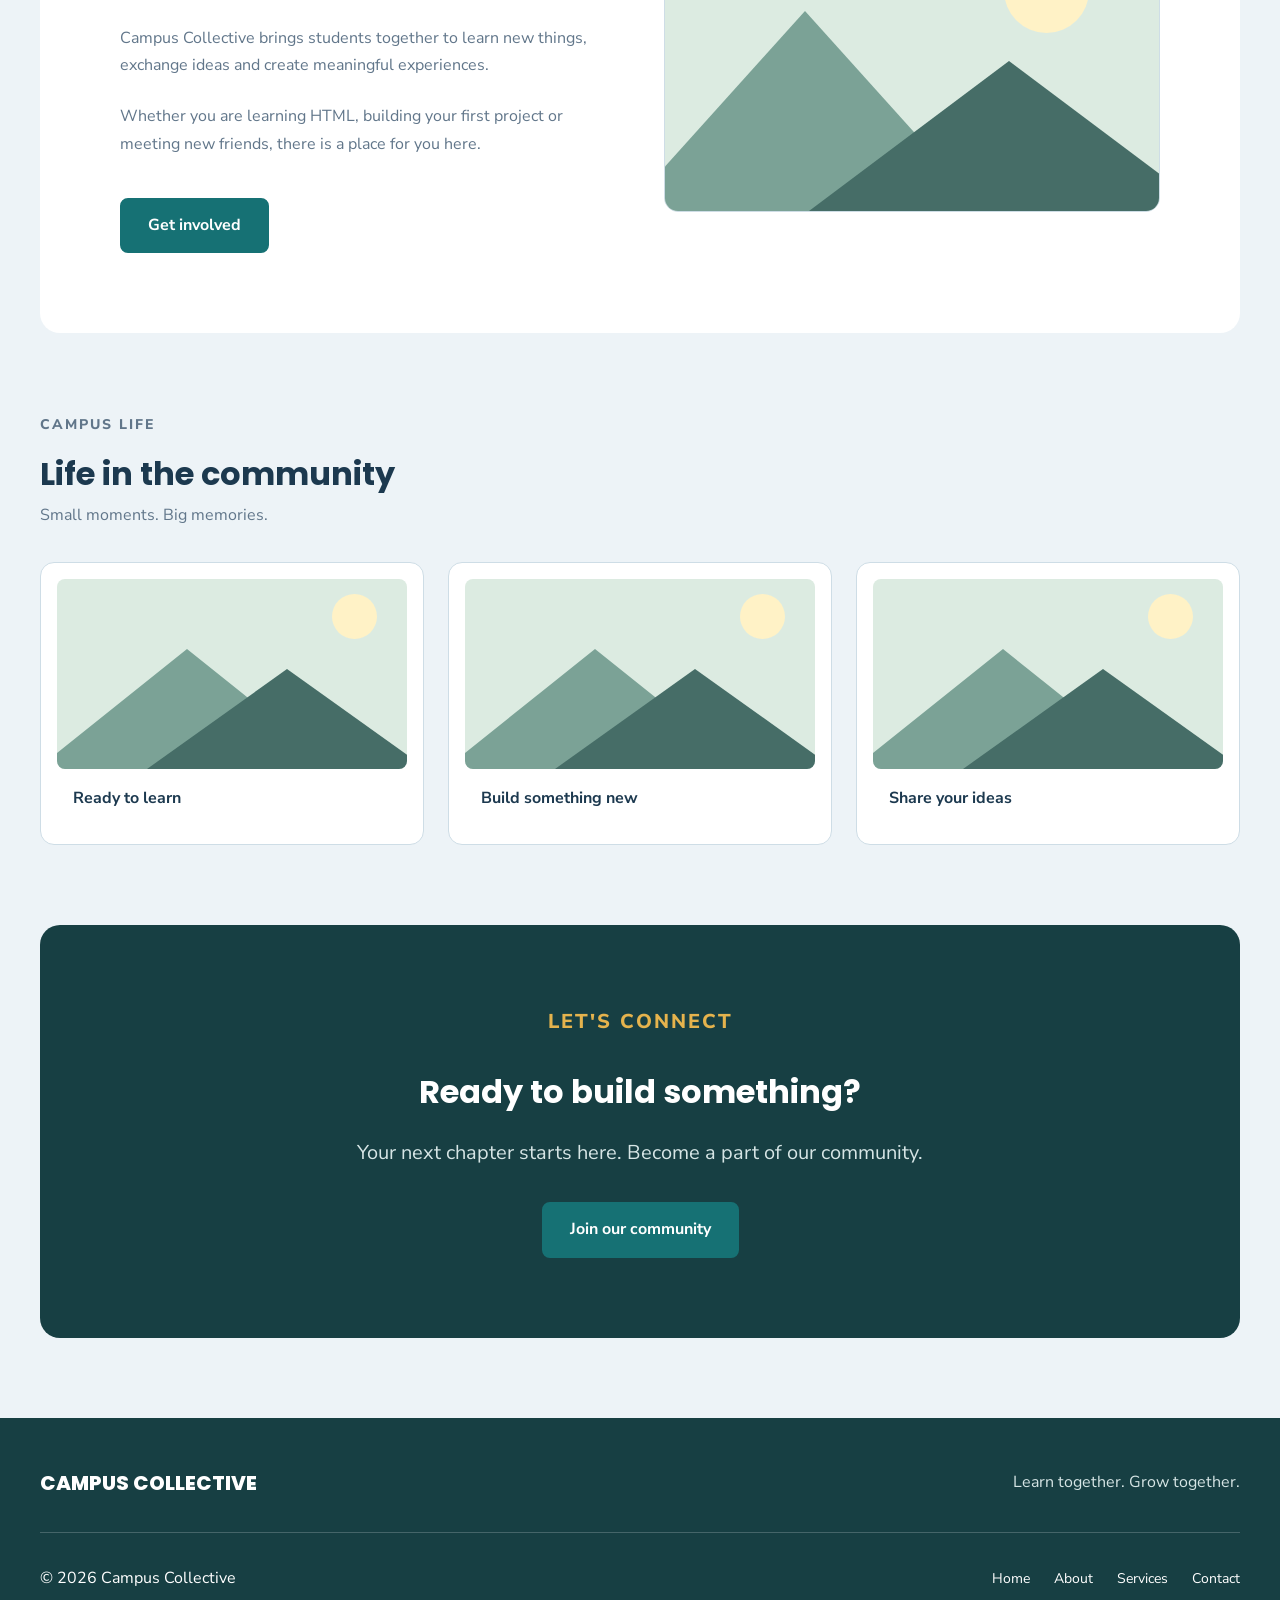
<file: Assignment/Assignment 9/index.html>
<!DOCTYPE html>
<html lang="en">

<head>
    <meta charset="UTF-8">
    <meta name="viewport" content="width=device-width, initial-scale=1.0">

    <meta name="description"
        content="Campus Collective - A community for curious students to learn, build and grow together.">

    <title>Campus Collective | Student Community</title>

    <!-- Google Fonts -->
    <link rel="preconnect" href="https://fonts.googleapis.com">
    <link rel="preconnect" href="https://fonts.gstatic.com" crossorigin>

    <link href="https://fonts.googleapis.com/css2?family=Nunito+Sans:wght@400;500;600;700;800&family=Poppins:wght@500;600;700;800&display=swap"
        rel="stylesheet">

    <!-- External CSS -->
    <link rel="stylesheet" href="style9.css">
</head>

<body>

    <!-- HEADER / NAVBAR -->
    <header class="header">

        <nav class="navbar">

            <a href="#home" class="logo">
                CAMPUS COLLECTIVE
            </a>

            <ul class="nav-links">
                <li><a href="#home">Home</a></li>
                <li><a href="#about">About</a></li>
                <li><a href="#services">Services</a></li>
                <li><a href="#gallery">Gallery</a></li>
                <li><a href="#contact">Contact</a></li>
            </ul>

        </nav>

    </header>


    <!-- HERO SECTION -->
    <main>

        <section class="hero" id="home">

            <div class="hero-content">

                <p class="hero-label">
                    LEARN · BUILD · BELONG
                </p>

                <h1>
                    Your next big idea
                    <br>
                    starts on campus.
                </h1>

                <p class="hero-description">
                    A community for curious students.
                    Discover new skills, make friends
                    and build something amazing.
                </p>

                <a href="#services" class="btn">
                    Join us
                </a>

            </div>

        </section>


        <!-- SERVICES / FEATURES -->
        <section class="services section" id="services">

            <div class="section-heading">

                <p class="section-label">
                    WHAT WE DO
                </p>

                <h2>
                    Learn. Build. Belong.
                </h2>

                <p>
                    Everything you need to make your
                    college journey more meaningful.
                </p>

            </div>


            <div class="feature-grid">

                <!-- Card 1 -->
                <article class="feature-card">

                    <div class="card-icon">
                        01
                    </div>

                    <h3>Learn together</h3>

                    <p>
                        Join peer study groups and
                        learn something new every day.
                    </p>

                </article>


                <!-- Card 2 -->
                <article class="feature-card featured-card">

                    <div class="card-icon">
                        02
                    </div>

                    <h3>Build projects</h3>

                    <p>
                        Practise your skills and turn
                        your ideas into real projects.
                    </p>

                </article>


                <!-- Card 3 -->
                <article class="feature-card">

                    <div class="card-icon">
                        03
                    </div>

                    <h3>Find mentors</h3>

                    <p>
                        Meet experienced students
                        who help you grow.
                    </p>

                </article>


                <!-- Card 4 -->
                <article class="feature-card">

                    <div class="card-icon">
                        04
                    </div>

                    <h3>Share ideas</h3>

                    <p>
                        Turn your creative thoughts
                        into team efforts.
                    </p>

                </article>


                <!-- Card 5 -->
                <article class="feature-card">

                    <div class="card-icon">
                        05
                    </div>

                    <h3>Join events</h3>

                    <p>
                        Meet your community through
                        workshops and campus events.
                    </p>

                </article>


                <!-- Card 6 -->
                <article class="feature-card">

                    <div class="card-icon">
                        06
                    </div>

                    <h3>Grow your skills</h3>

                    <p>
                        Make progress every week
                        and become more confident.
                    </p>

                </article>

            </div>

        </section>


        <!-- ABOUT SECTION -->
        <section class="about section" id="about">

            <div class="about-content">

                <p class="section-label">
                    OUR COMMUNITY
                </p>

                <h2>
                    A place to explore
                    your potential.
                </h2>

                <p>
                    Campus Collective brings students
                    together to learn new things,
                    exchange ideas and create
                    meaningful experiences.
                </p>

                <p>
                    Whether you are learning HTML,
                    building your first project or
                    meeting new friends, there is
                    a place for you here.
                </p>

                <a href="#contact" class="btn">
                    Get involved
                </a>

            </div>


            <!-- About illustration -->
            <div class="about-art">

                <div class="sun"></div>

                <div class="mountain mountain-one"></div>

                <div class="mountain mountain-two"></div>

            </div>

        </section>


        <!-- GALLERY SECTION -->
        <section class="gallery section" id="gallery">

            <div class="section-heading">

                <p class="section-label">
                    CAMPUS LIFE
                </p>

                <h2>
                    Life in the community
                </h2>

                <p>
                    Small moments. Big memories.
                </p>

            </div>


            <div class="gallery-grid">

                <figure class="gallery-item gallery-one">
                    <div class="landscape">
                        <div class="gallery-sun"></div>
                        <div class="gallery-mountain mountain-a"></div>
                        <div class="gallery-mountain mountain-b"></div>
                    </div>

                    <figcaption>
                        Ready to learn
                    </figcaption>
                </figure>


                <figure class="gallery-item gallery-two">
                    <div class="landscape">
                        <div class="gallery-sun"></div>
                        <div class="gallery-mountain mountain-a"></div>
                        <div class="gallery-mountain mountain-b"></div>
                    </div>

                    <figcaption>
                        Build something new
                    </figcaption>
                </figure>


                <figure class="gallery-item gallery-three">
                    <div class="landscape">
                        <div class="gallery-sun"></div>
                        <div class="gallery-mountain mountain-a"></div>
                        <div class="gallery-mountain mountain-b"></div>
                    </div>

                    <figcaption>
                        Share your ideas
                    </figcaption>
                </figure>

            </div>

        </section>


        <!-- CONTACT SECTION -->
        <section class="contact section" id="contact">

            <div class="contact-content">

                <p class="section-label">
                    LET'S CONNECT
                </p>

                <h2>
                    Ready to build
                    something?
                </h2>

                <p>
                    Your next chapter starts here.
                    Become a part of our community.
                </p>

                <a href="mailto:hello@campuscollective.com"
                    class="btn">
                    Join our community
                </a>

            </div>

        </section>

    </main>


    <!-- FOOTER -->
    <footer class="footer">

        <div class="footer-top">

            <a href="#home" class="footer-logo">
                CAMPUS COLLECTIVE
            </a>

            <p>
                Learn together. Grow together.
            </p>

        </div>


        <div class="footer-bottom">

            <p>
                &copy; 2026 Campus Collective
            </p>

            <ul class="footer-links">

                <li><a href="#home">Home</a></li>

                <li><a href="#about">About</a></li>

                <li><a href="#services">Services</a></li>

                <li><a href="#contact">Contact</a></li>

            </ul>

        </div>

    </footer>

</body>

</html>
</file>
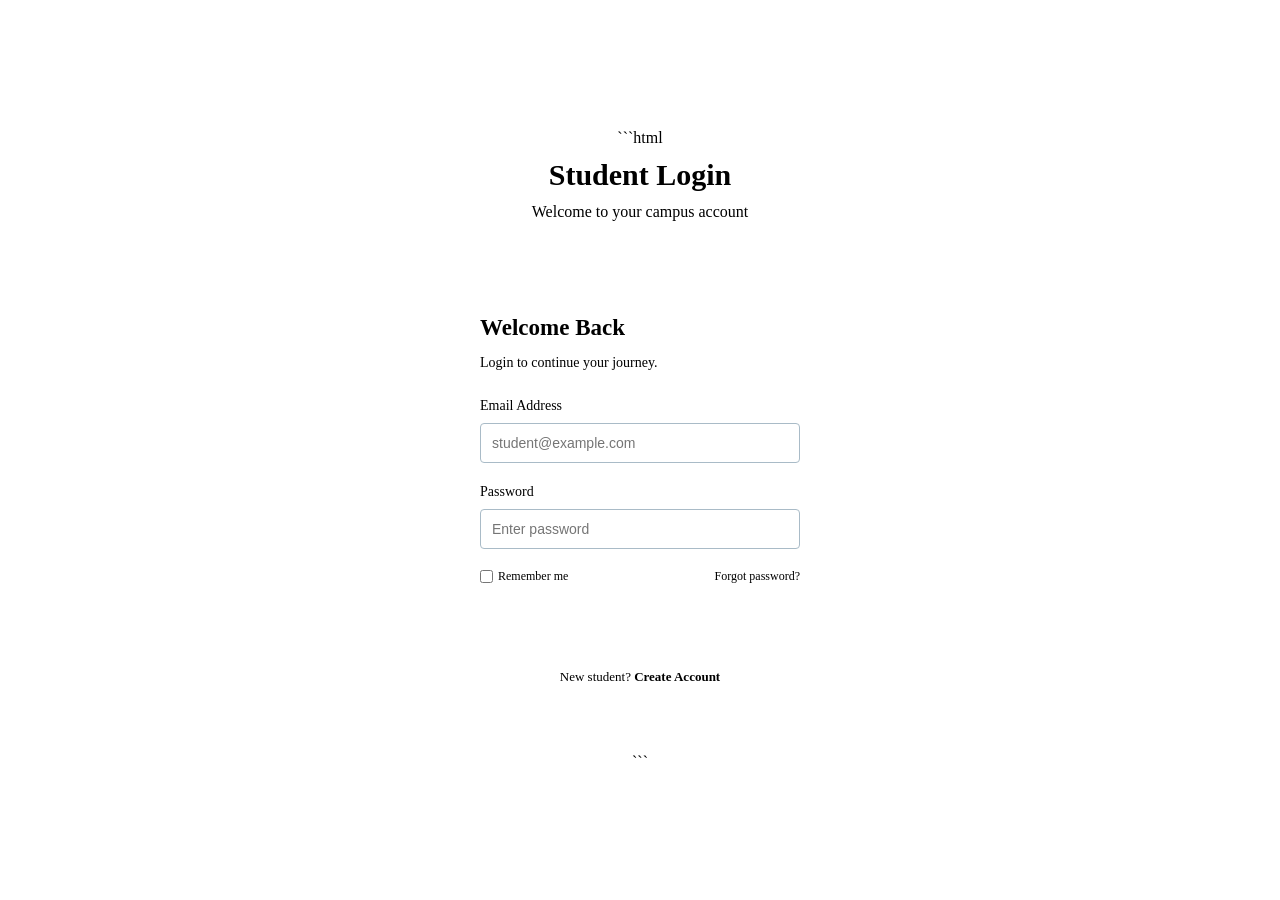
<file: Assignment/Assignment 6/login.html>
```html
<!DOCTYPE html>
<html lang="en">

<head>
    <meta charset="UTF-8">

    <meta name="viewport"
          content="width=device-width, initial-scale=1.0">

    <title>Campus Login</title>

    <link rel="stylesheet" href="style4.css">
</head>

<body class="login-page">


    <header class="login-heading">

        <h1>Student Login</h1>

        <p>Welcome to your campus account</p>

    </header>


    <main class="login-container">

        <form class="login-card">

            <h2>Welcome Back</h2>

            <p class="login-subtitle">
                Login to continue your journey.
            </p>


            <div class="login-group">

                <label for="email">
                    Email Address
                </label>

                <input
                    type="email"
                    id="email"
                    placeholder="student@example.com"
                    required
                >

            </div>


            <div class="login-group">

                <label for="password">
                    Password
                </label>

                <input
                    type="password"
                    id="password"
                    placeholder="Enter password"
                    required
                >

            </div>


            <div class="login-options">

                <label class="remember">

                    <input type="checkbox">

                    Remember me

                </label>

                <a href="#">
                    Forgot password?
                </a>

            </div>


            <button type="submit" class="login-button">
                Log In
            </button>


            <p class="signup-text">

                New student?

                <a href="#">
                    Create Account
                </a>

            </p>

        </form>

    </main>


</body>

</html>
```
</file>
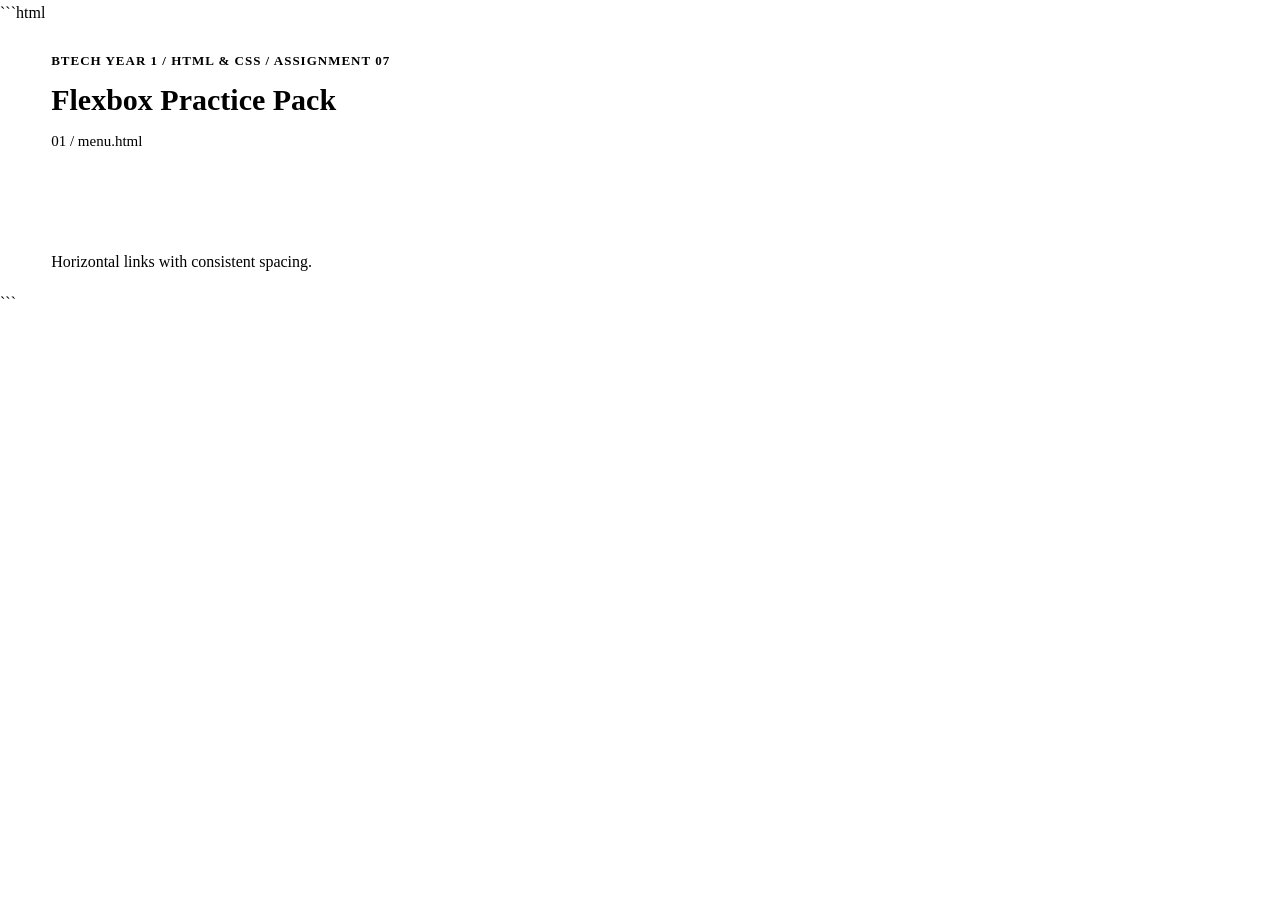
<file: Assignment/Assignment 6/menu.html>
```html
<!DOCTYPE html>
<html lang="en">

<head>
    <meta charset="UTF-8">
    <meta name="viewport" content="width=device-width, initial-scale=1.0">

    <title>Campus Menu</title>

    <link rel="stylesheet" href="style4.css">
</head>

<body>

    <header class="assignment-header">

        <p>BTECH YEAR 1 / HTML & CSS / ASSIGNMENT 07</p>

        <h1>Flexbox Practice Pack</h1>

        <p>01 / menu.html</p>

    </header>


    <nav class="menu-navbar">

        <a href="#" class="menu-logo">
            CAMPUS MENU
        </a>

        <ul class="menu-links">

            <li><a href="#">Home</a></li>

            <li><a href="#">About</a></li>

            <li><a href="#">Services</a></li>

            <li><a href="#">Contact</a></li>

        </ul>

    </nav>


    <p class="page-description">
        Horizontal links with consistent spacing.
    </p>

</body>

</html>
```
</file>
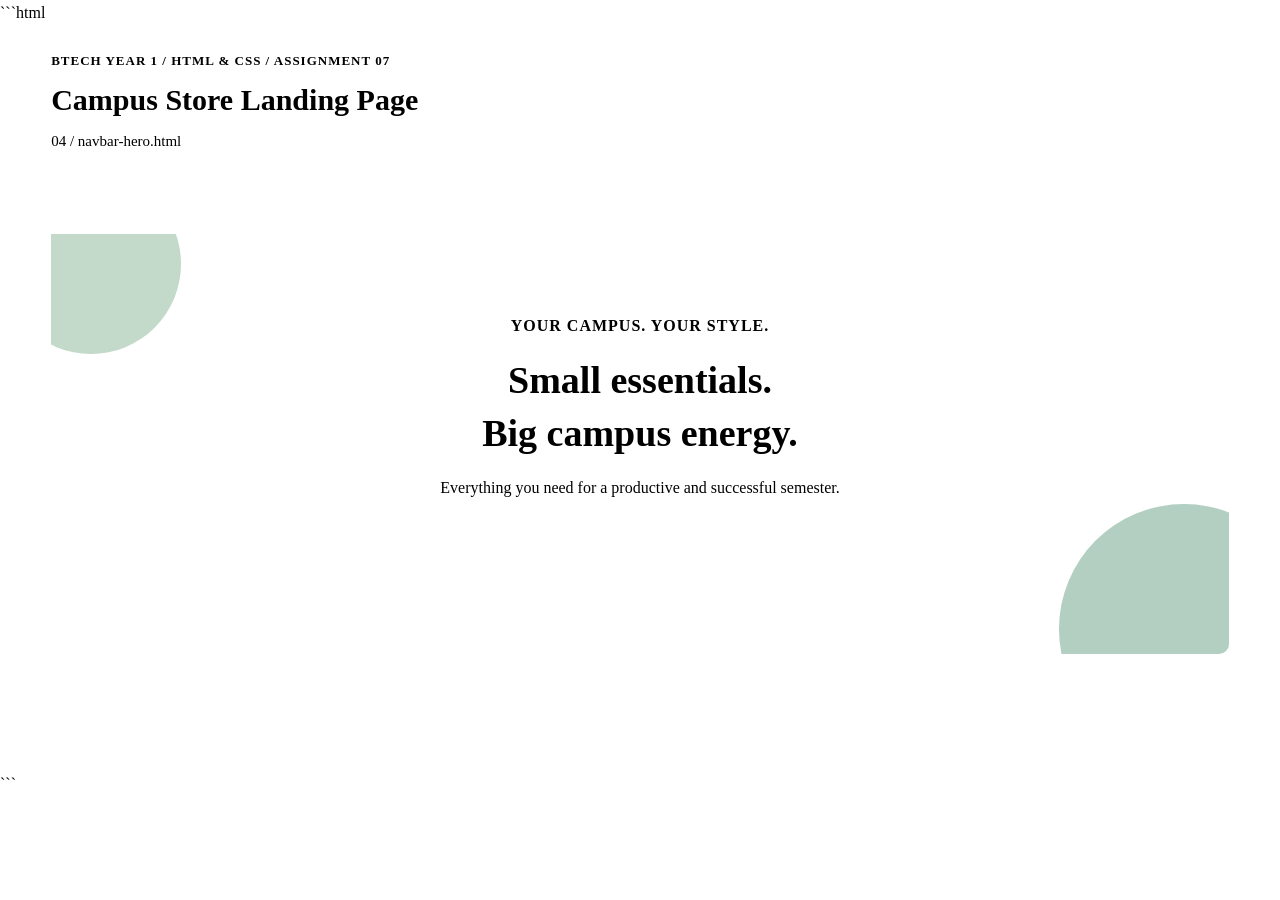
<file: Assignment/Assignment 6/navbar-hero.html>
```html
<!DOCTYPE html>
<html lang="en">

<head>

    <meta charset="UTF-8">

    <meta name="viewport"
          content="width=device-width, initial-scale=1.0">

    <title>Campus Store Hero</title>

    <link rel="stylesheet" href="style4.css">

</head>

<body>


    <header class="assignment-header">

        <p>BTECH YEAR 1 / HTML & CSS / ASSIGNMENT 07</p>

        <h1>Campus Store Landing Page</h1>

        <p>04 / navbar-hero.html</p>

    </header>


    <!-- NAVBAR -->

    <nav class="hero-navbar">

        <a href="#" class="hero-logo">
            CAMPUS STORE
        </a>


        <ul class="hero-links">

            <li>
                <a href="#">Home</a>
            </li>

            <li>
                <a href="#">About</a>
            </li>

            <li>
                <a href="#">Services</a>
            </li>

            <li>
                <a href="#">Contact</a>
            </li>

        </ul>

    </nav>


    <!-- HERO -->

    <main class="campus-hero">

        <div class="hero-text">

            <p class="hero-label">
                YOUR CAMPUS. YOUR STYLE.
            </p>

            <h2>
                Small essentials.<br>
                Big campus energy.
            </h2>

            <p>
                Everything you need for a productive
                and successful semester.
            </p>

            <a href="products.html" class="explore-button">
                Explore Products
            </a>

        </div>


        <!-- Decorative circles -->

        <div class="hero-decoration decoration-one"></div>

        <div class="hero-decoration decoration-two"></div>

    </main>


    <!-- FOOTER -->

    <footer class="campus-footer">

        <p>© 2026 CAMPUS STORE</p>

        <p>
            Made for students, made for success.
        </p>

    </footer>


</body>

</html>
```
</file>
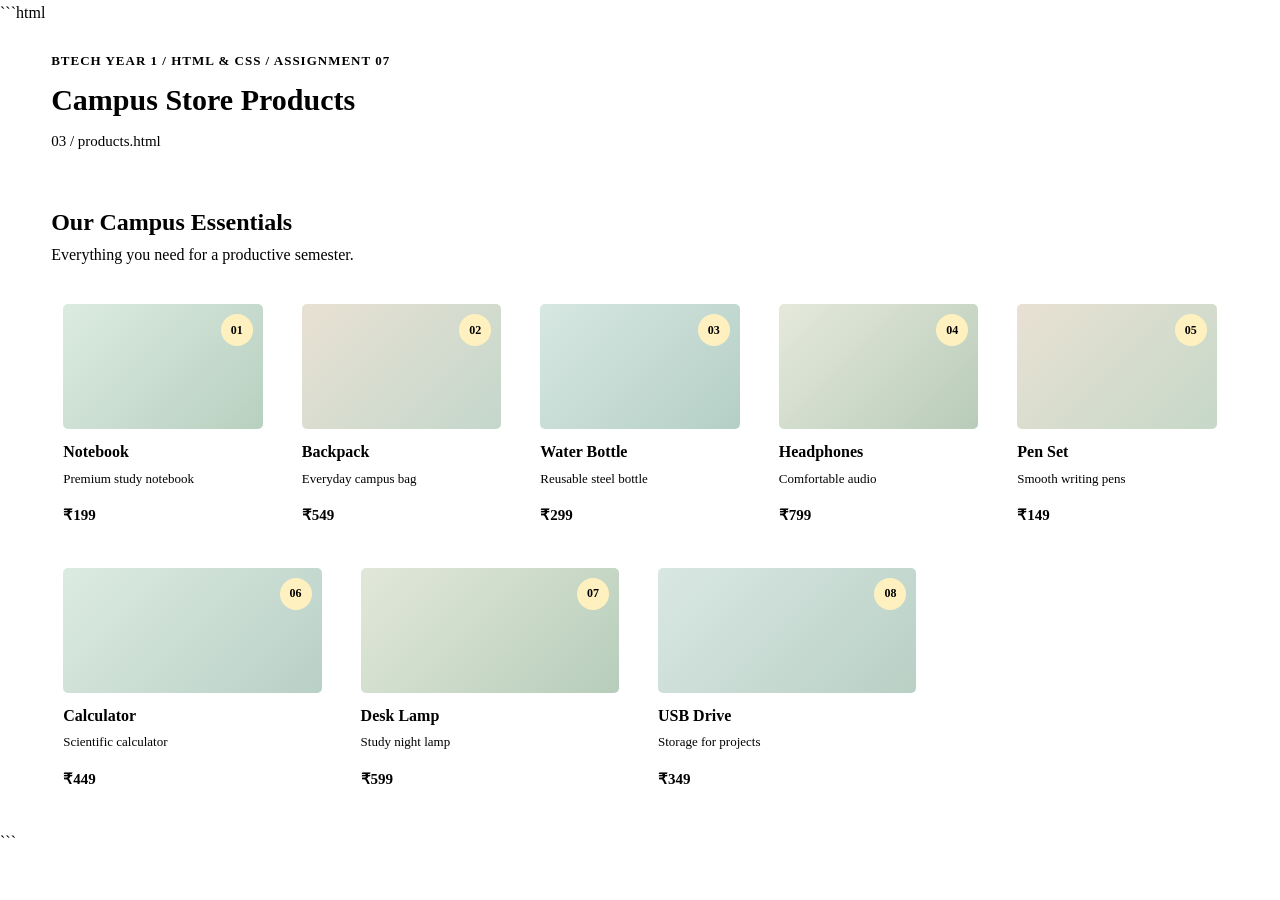
<file: Assignment/Assignment 6/product.html>
```html
<!DOCTYPE html>
<html lang="en">

<head>
    <meta charset="UTF-8">

    <meta name="viewport"
          content="width=device-width, initial-scale=1.0">

    <title>Campus Products</title>

    <link rel="stylesheet" href="style4.css">
</head>

<body>

    <header class="assignment-header">

        <p>BTECH YEAR 1 / HTML & CSS / ASSIGNMENT 07</p>

        <h1>Campus Store Products</h1>

        <p>03 / products.html</p>

    </header>


    <main class="products-section">

        <h2>Our Campus Essentials</h2>

        <p class="products-description">
            Everything you need for a productive semester.
        </p>


        <div class="product-container">


            <!-- PRODUCT 1 -->

            <article class="product-card">

                <div class="product-image image-one">

                    <span>01</span>

                </div>

                <h3>Notebook</h3>

                <p>Premium study notebook</p>

                <div class="product-bottom">

                    <strong>₹199</strong>

                    <button>Add</button>

                </div>

            </article>


            <!-- PRODUCT 2 -->

            <article class="product-card">

                <div class="product-image image-two">

                    <span>02</span>

                </div>

                <h3>Backpack</h3>

                <p>Everyday campus bag</p>

                <div class="product-bottom">

                    <strong>₹549</strong>

                    <button>Add</button>

                </div>

            </article>


            <!-- PRODUCT 3 -->

            <article class="product-card">

                <div class="product-image image-three">

                    <span>03</span>

                </div>

                <h3>Water Bottle</h3>

                <p>Reusable steel bottle</p>

                <div class="product-bottom">

                    <strong>₹299</strong>

                    <button>Add</button>

                </div>

            </article>


            <!-- PRODUCT 4 -->

            <article class="product-card">

                <div class="product-image image-four">

                    <span>04</span>

                </div>

                <h3>Headphones</h3>

                <p>Comfortable audio</p>

                <div class="product-bottom">

                    <strong>₹799</strong>

                    <button>Add</button>

                </div>

            </article>


            <!-- PRODUCT 5 -->

            <article class="product-card">

                <div class="product-image image-five">

                    <span>05</span>

                </div>

                <h3>Pen Set</h3>

                <p>Smooth writing pens</p>

                <div class="product-bottom">

                    <strong>₹149</strong>

                    <button>Add</button>

                </div>

            </article>


            <!-- PRODUCT 6 -->

            <article class="product-card">

                <div class="product-image image-six">

                    <span>06</span>

                </div>

                <h3>Calculator</h3>

                <p>Scientific calculator</p>

                <div class="product-bottom">

                    <strong>₹449</strong>

                    <button>Add</button>

                </div>

            </article>


            <!-- PRODUCT 7 -->

            <article class="product-card">

                <div class="product-image image-seven">

                    <span>07</span>

                </div>

                <h3>Desk Lamp</h3>

                <p>Study night lamp</p>

                <div class="product-bottom">

                    <strong>₹599</strong>

                    <button>Add</button>

                </div>

            </article>


            <!-- PRODUCT 8 -->

            <article class="product-card">

                <div class="product-image image-eight">

                    <span>08</span>

                </div>

                <h3>USB Drive</h3>

                <p>Storage for projects</p>

                <div class="product-bottom">

                    <strong>₹349</strong>

                    <button>Add</button>

                </div>

            </article>


        </div>

    </main>


</body>

</html>
```
</file>
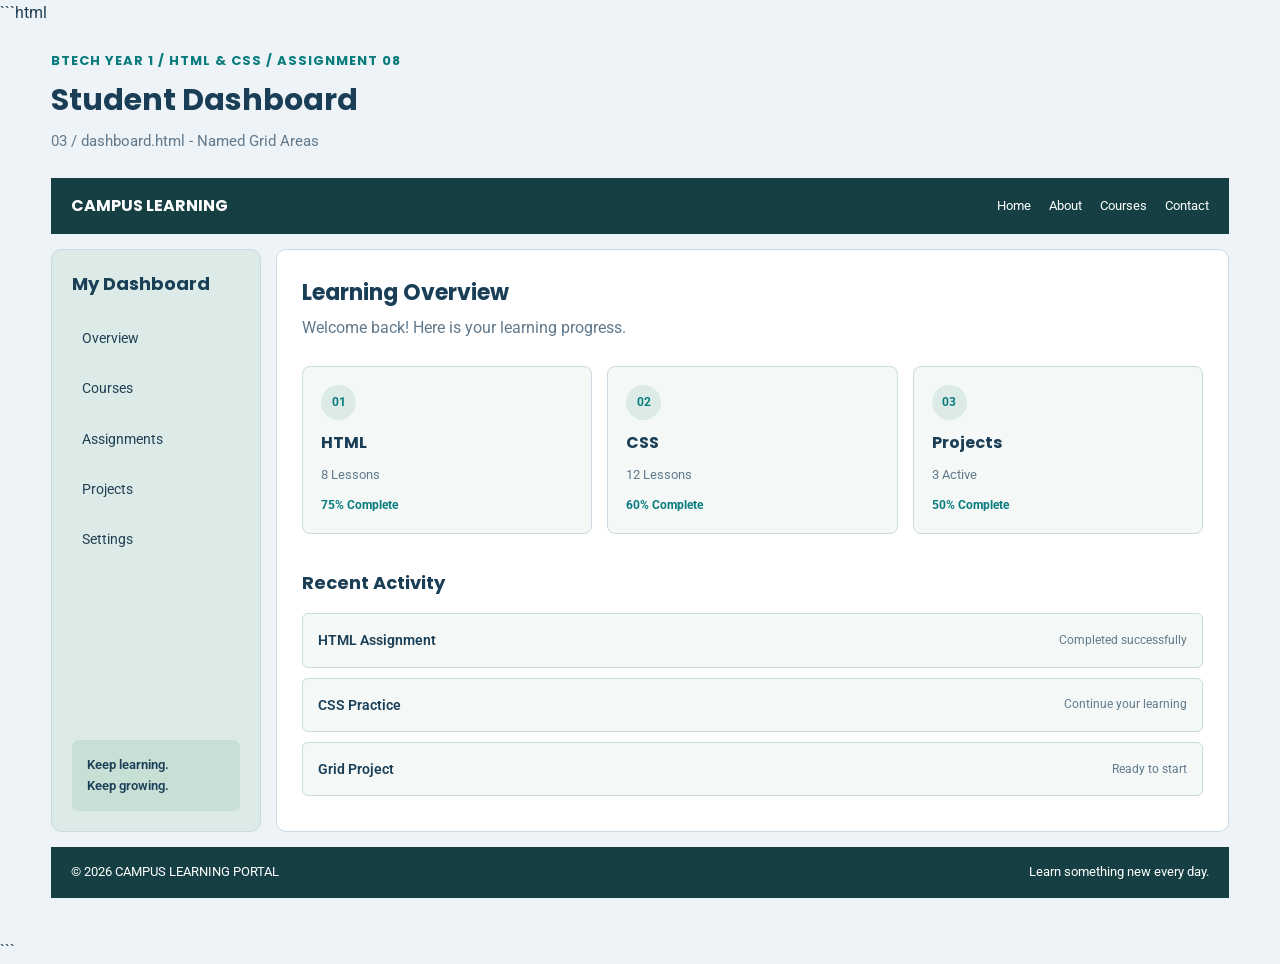
<file: Assignment/Assignment 7/dashboard.html>
```html
<!DOCTYPE html>
<html lang="en">

<head>

    <meta charset="UTF-8">

    <meta name="viewport"
          content="width=device-width, initial-scale=1.0">

    <title>Student Dashboard</title>

    <link rel="stylesheet" href="style7.css">

</head>

<body>


    <header class="assignment-header">

        <p>BTECH YEAR 1 / HTML & CSS / ASSIGNMENT 08</p>

        <h1>Student Dashboard</h1>

        <p>03 / dashboard.html - Named Grid Areas</p>

    </header>


    <div class="dashboard-layout">


        <!-- HEADER -->

        <header class="dashboard-header">

            <h2>CAMPUS LEARNING</h2>

            <nav class="dashboard-nav">

                <a href="#">Home</a>

                <a href="#">About</a>

                <a href="#">Courses</a>

                <a href="#">Contact</a>

            </nav>

        </header>


        <!-- SIDEBAR -->

        <aside class="dashboard-sidebar">

            <h2>My Dashboard</h2>

            <ul>

                <li>
                    <a href="#">Overview</a>
                </li>

                <li>
                    <a href="#">Courses</a>
                </li>

                <li>
                    <a href="#">Assignments</a>
                </li>

                <li>
                    <a href="#">Projects</a>
                </li>

                <li>
                    <a href="#">Settings</a>
                </li>

            </ul>


            <div class="sidebar-note">

                <p>Keep learning.</p>

                <p>Keep growing.</p>

            </div>

        </aside>


        <!-- MAIN CONTENT -->

        <main class="dashboard-main">

            <h2>Learning Overview</h2>

            <p class="section-description">
                Welcome back! Here is your learning progress.
            </p>


            <!-- STATISTICS -->

            <section class="stats-grid">


                <article class="stat-card">

                    <span class="stat-icon">01</span>

                    <h3>HTML</h3>

                    <p>8 Lessons</p>

                    <strong>75% Complete</strong>

                </article>


                <article class="stat-card">

                    <span class="stat-icon">02</span>

                    <h3>CSS</h3>

                    <p>12 Lessons</p>

                    <strong>60% Complete</strong>

                </article>


                <article class="stat-card">

                    <span class="stat-icon">03</span>

                    <h3>Projects</h3>

                    <p>3 Active</p>

                    <strong>50% Complete</strong>

                </article>


            </section>


            <!-- ACTIVITY -->

            <section class="activity-section">

                <h3>Recent Activity</h3>

                <div class="activity-card">

                    <p>HTML Assignment</p>

                    <span>Completed successfully</span>

                </div>


                <div class="activity-card">

                    <p>CSS Practice</p>

                    <span>Continue your learning</span>

                </div>


                <div class="activity-card">

                    <p>Grid Project</p>

                    <span>Ready to start</span>

                </div>

            </section>


        </main>


        <!-- FOOTER -->

        <footer class="dashboard-footer">

            <p>© 2026 CAMPUS LEARNING PORTAL</p>

            <p>Learn something new every day.</p>

        </footer>


    </div>


</body>

</html>
```
</file>
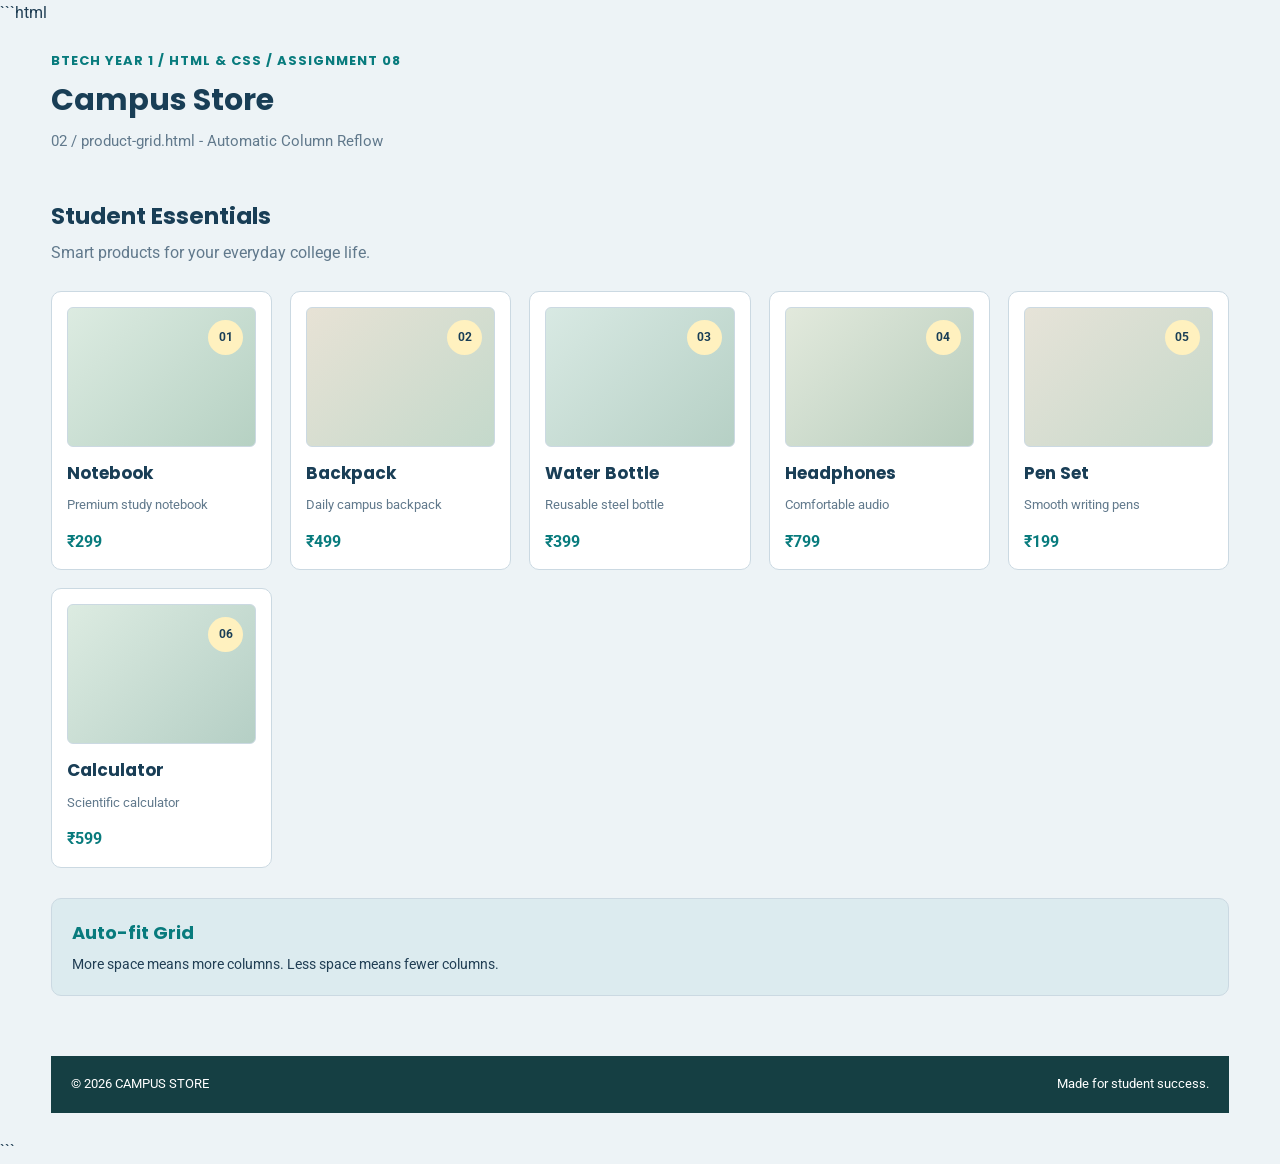
<file: Assignment/Assignment 7/product-grid.html>
```html
<!DOCTYPE html>
<html lang="en">

<head>

    <meta charset="UTF-8">

    <meta name="viewport"
          content="width=device-width, initial-scale=1.0">

    <title>Campus Product Grid</title>

    <link rel="stylesheet" href="style7.css">

</head>

<body>


    <header class="assignment-header">

        <p>BTECH YEAR 1 / HTML & CSS / ASSIGNMENT 08</p>

        <h1>Campus Store</h1>

        <p>02 / product-grid.html - Automatic Column Reflow</p>

    </header>


    <main class="product-section">

        <h2>Student Essentials</h2>

        <p class="section-description">
            Smart products for your everyday college life.
        </p>


        <div class="product-grid">


            <article class="grid-product-card">

                <div class="product-visual visual-one">
                    <span>01</span>
                </div>

                <h3>Notebook</h3>

                <p>Premium study notebook</p>

                <strong>₹299</strong>

            </article>


            <article class="grid-product-card">

                <div class="product-visual visual-two">
                    <span>02</span>
                </div>

                <h3>Backpack</h3>

                <p>Daily campus backpack</p>

                <strong>₹499</strong>

            </article>


            <article class="grid-product-card">

                <div class="product-visual visual-three">
                    <span>03</span>
                </div>

                <h3>Water Bottle</h3>

                <p>Reusable steel bottle</p>

                <strong>₹399</strong>

            </article>


            <article class="grid-product-card">

                <div class="product-visual visual-four">
                    <span>04</span>
                </div>

                <h3>Headphones</h3>

                <p>Comfortable audio</p>

                <strong>₹799</strong>

            </article>


            <article class="grid-product-card">

                <div class="product-visual visual-five">
                    <span>05</span>
                </div>

                <h3>Pen Set</h3>

                <p>Smooth writing pens</p>

                <strong>₹199</strong>

            </article>


            <article class="grid-product-card">

                <div class="product-visual visual-six">
                    <span>06</span>
                </div>

                <h3>Calculator</h3>

                <p>Scientific calculator</p>

                <strong>₹599</strong>

            </article>


        </div>


        <div class="grid-note">

            <h3>Auto-fit Grid</h3>

            <p>
                More space means more columns.
                Less space means fewer columns.
            </p>

        </div>


    </main>


    <footer class="page-footer">

        <p>© 2026 CAMPUS STORE</p>

        <p>Made for student success.</p>

    </footer>


</body>

</html>
```
</file>
<file: Assignment/Assignment 2/style.css>
css
/* ==============================
   GENERAL STYLING
================================ */

* {
    margin: 0;
    padding: 0;
    box-sizing: border-box;
}

body {
    font-family: Arial, Helvetica, sans-serif;
    background-color: #edf3f7;
    color: #1e3a50;
    line-height: 1.6;
    padding: 30px 4%;
}

/* ==============================
   PAGE HEADER
================================ */

.page-header {
    max-width: 1100px;
    margin: 0 auto 20px;
}

.course-info {
    color: #14777b;
    font-size: 13px;
    font-weight: bold;
    letter-spacing: 1px;
    margin-bottom: 5px;
}

.page-header h1 {
    font-size: 32px;
    color: #18374d;
    margin-bottom: 5px;
}

.subtitle {
    color: #60768a;
    font-size: 15px;
}

/* ==============================
   FORM CONTAINER
================================ */

.form-container {
    max-width: 850px;
    min-height: 1450px;
    margin: 0 auto 30px;
    background-color: white;
    border: 1px solid #cbd8e2;
    border-radius: 8px;
    overflow: hidden;
    box-shadow: 0 5px 20px rgba(30, 58, 80, 0.08);
}

/* Browser Header */

.browser-header {
    display: flex;
    align-items: center;
    gap: 7px;
    background-color: #dfe8ef;
    padding: 10px 15px;
    border-bottom: 1px solid #cbd8e2;
}

.dot {
    width: 9px;
    height: 9px;
    background-color: #587184;
    border-radius: 50%;
}

.browser-title {
    margin-left: 10px;
    color: #526a7d;
    font-size: 12px;
}

/* ==============================
   FORM CONTENT
================================ */

.form-content {
    padding: 30px;
}

.form-content h2 {
    color: #18374d;
    font-size: 27px;
    margin-bottom: 5px;
}

.form-description {
    margin-bottom: 25px;
    color: #38566c;
    font-size: 15px;
}

.required-text,
.form-group label span {
    color: #14777b;
    font-weight: bold;
}

/* ==============================
   FIELDSET AND LEGEND
================================ */

fieldset {
    border: none;
    margin-bottom: 25px;
    min-width: 0;
}

legend {
    color: #14777b;
    font-size: 15px;
    font-weight: bold;
    letter-spacing: 0.3px;
    margin-bottom: 15px;
}

/* ==============================
   FORM GROUPS
================================ */

.form-group {
    margin-bottom: 15px;
}

.form-group > label,
.group-label {
    display: block;
    color: #29485f;
    font-size: 14px;
    margin-bottom: 5px;
}

/* Text Inputs */

input[type="text"],
input[type="email"],
input[type="password"],
input[type="tel"],
input[type="url"],
input[type="number"],
input[type="date"],
input[type="time"],
select,
textarea {
    width: 100%;
    padding: 10px;
    font-family: inherit;
    font-size: 14px;
    color: #29485f;
    background-color: #ffffff;
    border: 1px solid #a8bdcd;
    border-radius: 4px;
    outline: none;
    transition: border-color 0.2s, box-shadow 0.2s;
}

/* Placeholder */

input::placeholder,
textarea::placeholder {
    color: #7c91a3;
}

/* Focus Effect */

input:focus,
select:focus,
textarea:focus {
    border-color: #14777b;
    box-shadow: 0 0 0 3px rgba(20, 119, 123, 0.12);
}

/* Select */

select {
    cursor: pointer;
}

/* ==============================
   RADIO AND CHECKBOX
================================ */

.inline-options {
    display: flex;
    flex-wrap: wrap;
    align-items: center;
    gap: 10px 15px;
}

.inline-options label {
    display: inline-flex;
    align-items: center;
    gap: 5px;
    font-size: 14px;
    color: #29485f;
    cursor: pointer;
}

input[type="radio"],
input[type="checkbox"] {
    accent-color: #14777b;
    cursor: pointer;
}

/* ==============================
   FILE INPUT
================================ */

input[type="file"] {
    width: 100%;
    padding: 8px;
    background-color: #f8fafc;
    border: 1px solid #a8bdcd;
    border-radius: 4px;
    font-size: 13px;
}

/* ==============================
   RANGE SLIDER
================================ */

input[type="range"] {
    width: 100%;
    accent-color: #14777b;
    cursor: pointer;
    margin-top: 5px;
}

/* ==============================
   COLOR INPUT
================================ */

.color-group {
    display: flex;
    align-items: center;
    gap: 15px;
}

.color-group label {
    margin-bottom: 0;
}

input[type="color"] {
    width: 55px;
    height: 35px;
    padding: 2px;
    background-color: white;
    border: 1px solid #a8bdcd;
    border-radius: 4px;
    cursor: pointer;
}

/* ==============================
   TEXTAREA
================================ */

textarea {
    resize: vertical;
    min-height: 100px;
}

/* ==============================
   BUTTONS
================================ */

.form-buttons {
    display: flex;
    flex-wrap: wrap;
    gap: 12px;
    margin-top: 20px;
}

button {
    padding: 11px 22px;
    background-color: #14777b;
    color: white;
    border: none;
    border-radius: 5px;
    font-size: 14px;
    font-family: inherit;
    cursor: pointer;
    transition: background-color 0.3s, transform 0.2s;
}

button:hover {
    background-color: #105e62;
    transform: translateY(-2px);
}

.reset-button {
    background-color: #526a7d;
}

.reset-button:hover {
    background-color: #394f61;
}

/* ==============================
   VALIDATION
================================ */

input:required:invalid:not(:focus):not(:placeholder-shown) {
    border-color: #d97777;
}

/* ==============================
   FOOTER
================================ */

footer {
    max-width: 1100px;
    margin: 0 auto;
    padding: 20px;
    background-color: #dcebf0;
    border: 1px solid #cbd8e2;
    border-radius: 8px;
    color: #38566c;
    font-size: 13px;
}

footer p {
    margin-bottom: 5px;
}

/* ==============================
   RESPONSIVE DESIGN
================================ */

@media screen and (max-width: 768px) {

    body {
        padding: 15px;
    }

    .page-header h1 {
        font-size: 26px;
    }

    .subtitle {
        font-size: 14px;
    }

    .form-container {
        min-height: auto;
    }

    .form-content {
        padding: 20px;
    }

    .form-content h2 {
        font-size: 23px;
    }

    .inline-options {
        gap: 10px;
    }

    .form-buttons {
        flex-direction: column;
    }

    button {
        width: 100%;
    }

}

@media screen and (max-width: 480px) {

    body {
        padding: 10px;
    }

    .page-header h1 {
        font-size: 23px;
    }

    .course-info {
        font-size: 11px;
    }

    .form-content {
        padding: 15px;
    }

    .inline-options {
        flex-direction: column;
        align-items: flex-start;
    }

}
</file>
<file: Assignment/Assignment 3/style.css>
/* =====================================
   CSS VARIABLES
===================================== */

:root {
    --bg-color: #edf3f6;
    --primary-color: #173d55;
    --secondary-color: #087b7d;
    --light-color: #dceced;
    --text-color: #203e54;
    --border-color: #cbd9e2;
    --stripe-color: #edf4f8;
    --hover-color: #d9edf0;

    --font-family: Arial, sans-serif;
    --font-size: 16px;

    --padding: 14px;
    --border-radius: 10px;

    --shadow: 0 8px 25px rgba(23, 61, 85, 0.10);
}


/* =====================================
   BASIC STYLING
===================================== */

* {
    box-sizing: border-box;
}

body {
    margin: 0;

    background-color: var(--bg-color);

    color: var(--text-color);

    font-family: var(--font-family);

    font-size: var(--font-size);

    line-height: 1.6;
}


/* =====================================
   MAIN CONTAINER
===================================== */

.container {
    width: 92%;

    max-width: 1200px;

    margin: auto;

    padding: 35px 0;
}


/* =====================================
   HEADER
===================================== */

header {
    margin-bottom: 35px;
}

.course {
    color: var(--secondary-color);

    font-size: 13px;

    font-weight: bold;

    letter-spacing: 1px;
}

h1 {
    color: var(--primary-color);

    font-size: 40px;

    margin: 10px 0;
}

.subtitle {
    color: #60788b;

    font-size: 17px;
}


/* =====================================
   TABLE HEADING
===================================== */

h2 {
    color: var(--primary-color);

    font-size: 27px;

    margin-bottom: 20px;
}


/* =====================================
   TABLE CONTAINER
===================================== */

.table-container {
    overflow-x: auto;

    background-color: white;

    border-radius: var(--border-radius);

    box-shadow: var(--shadow);

    border: 1px solid var(--border-color);
}


/* =====================================
   TABLE
===================================== */

table {
    width: 100%;

    min-width: 850px;

    border-collapse: collapse;

    border-spacing: 0;

    text-align: left;
}


/* =====================================
   TABLE CAPTION
===================================== */

caption {
    caption-side: bottom;

    padding: 15px;

    color: #60788b;

    font-size: 14px;

    text-align: left;
}


/* =====================================
   TABLE HEADER
===================================== */

thead {
    background-color: var(--primary-color);

    color: white;
}

thead th {
    padding: var(--padding);

    border: 1px solid #d5e1e8;

    font-size: 15px;

    font-weight: bold;
}

thead tr:nth-child(2) th {
    background-color: #214b63;
}


/* =====================================
   TABLE BODY
===================================== */

tbody td {
    padding: var(--padding);

    border: 1px solid var(--border-color);

    font-size: 15px;
}


/* Brand Column */

.brand {
    background-color: var(--light-color);

    color: var(--primary-color);

    font-weight: bold;

    text-align: center;

    vertical-align: middle;

    min-width: 110px;
}


/* SKU Styling */

tbody td:first-of-type {
    font-weight: bold;

    color: #2b536d;
}


/* =====================================
   STRIPED ROWS
===================================== */

tbody tr:nth-child(even) {
    background-color: var(--stripe-color);
}


/* =====================================
   HOVER EFFECT
===================================== */

tbody tr {
    transition: background-color 0.3s ease;
}

tbody tr:hover {
    background-color: var(--hover-color);
}


/* Brand hover */

tbody tr:hover .brand {
    background-color: #c8e1e4;
}


/* =====================================
   TABLE FOOTER
===================================== */

tfoot {
    background-color: var(--primary-color);

    color: white;

    font-weight: bold;
}

tfoot th,
tfoot td {
    padding: 15px;

    border: 1px solid #d5e1e8;
}

tfoot td {
    text-align: center;
}


/* =====================================
   ASSIGNMENT NOTE
===================================== */

.note {
    margin-top: 35px;

    padding: 20px;

    background-color: var(--light-color);

    border: 1px solid #c8dce4;

    border-radius: var(--border-radius);

    color: #31536a;
}

.note p {
    margin: 0;
}


/* =====================================
   FOOTER
===================================== */

footer {
    display: flex;

    justify-content: space-between;

    margin-top: 25px;

    color: #60788b;

    font-size: 13px;
}


/* =====================================
   RESPONSIVE DESIGN
===================================== */

@media screen and (max-width: 768px) {

    .container {
        width: 95%;

        padding: 20px 0;
    }

    h1 {
        font-size: 30px;
    }

    h2 {
        font-size: 22px;
    }

    .table-container {
        overflow-x: auto;
    }

    footer {
        flex-direction: column;

        gap: 5px;
    }

}
</file>
<file: Assignment/Assignment 4/style2.css>
css
/* ======================================
   1. DESIGN TOKENS
====================================== */

:root {
    --bg-color: #edf3f6;

    --primary-color: #173d55;

    --secondary-color: #087b7d;

    --navbar-color: #153f43;

    --hero-color: #dfeee5;

    --card-color: #ffffff;

    --text-color: #203e54;

    --muted-color: #60788b;

    --border-color: #cbd9e2;

    --hover-color: #d2e8e5;

    --font-heading: "Poppins", sans-serif;

    --font-body: "Roboto", sans-serif;

    --font-size: 16px;

    --spacing-small: 10px;

    --spacing-medium: 20px;

    --spacing-large: 40px;

    --radius: 10px;

    --shadow: 0 8px 25px rgba(23, 61, 85, 0.08);
}


/* ======================================
   2. RESET
====================================== */

* {
    margin: 0;

    padding: 0;

    box-sizing: border-box;
}


/* ======================================
   3. BODY
====================================== */

body {
    background-color: var(--bg-color);

    color: var(--text-color);

    font-family: var(--font-body);

    font-size: var(--font-size);

    line-height: 1.7;
}


/* ======================================
   4. PAGE HEADER
====================================== */

.page-header {
    width: 92%;

    max-width: 1200px;

    margin: auto;

    padding: 25px 0;
}

.course {
    color: var(--secondary-color);

    font-family: var(--font-heading);

    font-size: 13px;

    font-weight: 700;

    letter-spacing: 1px;
}

.page-header h1 {
    color: var(--primary-color);

    font-family: var(--font-heading);

    font-size: 32px;

    margin: 8px 0;
}

.subtitle {
    color: var(--muted-color);

    font-size: 16px;
}


/* ======================================
   5. NAVBAR
====================================== */

.navbar {
    width: 92%;

    max-width: 1200px;

    margin: auto;

    padding: 15px 20px;

    background-color: var(--navbar-color);

    display: flex;

    justify-content: space-between;

    align-items: center;

    flex-wrap: wrap;

    gap: 15px;
}


/* Logo */

.logo {
    color: white;

    text-decoration: none;

    font-family: var(--font-heading);

    font-weight: 700;

    font-size: 16px;
}


/* Navigation Links */

.nav-links {
    display: flex;

    list-style: none;

    gap: 20px;
}

.nav-links a {
    color: white;

    text-decoration: none;

    font-size: 14px;

    transition: color 0.3s ease;
}


/* Hover Effect */

.nav-links a:hover {
    color: #8de0d6;
}


/* ======================================
   6. HERO SECTION
====================================== */

.hero {
    width: 92%;

    max-width: 1200px;

    margin: auto;

    min-height: 255px;

    padding: 30px 25px;

    background-color: var(--hero-color);

    border: 1px solid var(--border-color);

    display: flex;

    justify-content: space-between;

    align-items: center;

    gap: 30px;
}


/* Hero Content */

.hero-content {
    max-width: 700px;
}

.welcome {
    color: var(--secondary-color);

    font-family: var(--font-heading);

    font-size: 14px;

    font-weight: 700;

    margin-bottom: 10px;
}


/* Hero Heading */

.hero h2 {
    color: var(--primary-color);

    font-family: var(--font-heading);

    font-size: 32px;

    line-height: 1.5;

    margin-bottom: 15px;
}


/* Hero Paragraph */

.hero-description {
    font-size: 17px;

    margin-bottom: 20px;
}


/* ======================================
   7. BUTTON
====================================== */

.btn {
    display: inline-block;

    background-color: var(--secondary-color);

    color: white;

    padding: 10px 20px;

    border-radius: 5px;

    text-decoration: none;

    font-weight: 500;

    transition: all 0.3s ease;
}


/* Button Hover */

.btn:hover {
    background-color: var(--primary-color);

    transform: translateY(-3px);

    box-shadow: var(--shadow);
}


/* ======================================
   8. PROFILE ILLUSTRATION
====================================== */

.profile {
    position: relative;

    width: 135px;

    height: 155px;

    border: 1px solid var(--border-color);

    border-radius: 5px;

    background-color: #d9e8df;

    flex-shrink: 0;
}


/* Profile Head */

.profile-head {
    position: absolute;

    width: 40px;

    height: 55px;

    background-color: #8aa9a3;

    border-radius: 50%;

    top: 15px;

    left: 45px;
}


/* Profile Body */

.profile-body {
    position: absolute;

    width: 85px;

    height: 105px;

    background-color: #70938e;

    border-radius: 50% 50% 35% 35%;

    bottom: -30px;

    left: 25px;
}


/* ======================================
   9. COMMON SECTIONS
====================================== */

.section {
    width: 88%;

    max-width: 1100px;

    margin: 35px auto;
}


/* Section Heading */

.section h2 {
    color: var(--primary-color);

    font-family: var(--font-heading);

    font-size: 23px;

    margin-bottom: 12px;
}


/* Section Paragraph */

.section p {
    font-size: 16px;

    margin-bottom: 10px;
}


/* ======================================
   10. SKILLS
====================================== */

.skills {
    display: flex;

    flex-wrap: wrap;

    gap: 12px;
}


/* Skill Tags */

.skills span {
    display: inline-block;

    padding: 8px 16px;

    background-color: var(--hero-color);

    border: 1px solid var(--border-color);

    border-radius: 20px;

    color: var(--primary-color);

    font-weight: 500;

    transition: all 0.3s ease;
}


/* Skill Hover */

.skills span:hover {
    background-color: var(--secondary-color);

    color: white;

    transform: translateY(-3px);
}


/* ======================================
   11. EDUCATION
====================================== */

.education-card {
    padding: 20px;

    background-color: var(--card-color);

    border: 1px solid var(--border-color);

    border-left: 5px solid var(--secondary-color);

    border-radius: var(--radius);

    box-shadow: var(--shadow);
}


/* Education Heading */

.education-card h3 {
    font-family: var(--font-heading);

    color: var(--primary-color);

    margin-bottom: 8px;
}


/* ======================================
   12. PROJECTS
====================================== */

.project-container {
    display: grid;

    grid-template-columns: repeat(2, minmax(0, 1fr));

    gap: 25px;
}


/* Project Card */

.project-card {
    background-color: var(--card-color);

    border: 1px solid var(--border-color);

    border-radius: var(--radius);

    overflow: hidden;

    box-shadow: var(--shadow);

    transition: transform 0.3s ease,
                box-shadow 0.3s ease;
}


/* Project Hover */

.project-card:hover {
    transform: translateY(-6px);

    box-shadow: 0 12px 30px rgba(23, 61, 85, 0.15);
}


/* ======================================
   13. PROJECT IMAGE
====================================== */

.project-image {
    position: relative;

    height: 130px;

    margin: 12px;

    overflow: hidden;

    background-color: #dcebe1;

    border: 1px solid var(--border-color);

    border-radius: 5px;
}


/* Sun */

.sun {
    position: absolute;

    width: 45px;

    height: 28px;

    background-color: #fff3c4;

    border-radius: 50%;

    top: 12px;

    right: 25px;
}


/* Mountain One */

.mountain-one {
    position: absolute;

    width: 75%;

    height: 100%;

    background-color: #79a195;

    bottom: -50%;

    left: -5%;

    transform: rotate(-25deg);
}


/* Mountain Two */

.mountain-two {
    position: absolute;

    width: 70%;

    height: 100%;

    background-color: #476e68;

    bottom: -60%;

    right: -5%;

    transform: rotate(-25deg);
}


/* ======================================
   14. PROJECT CONTENT
====================================== */

.project-content {
    padding: 5px 15px 20px;
}


/* Project Title */

.project-content h3 {
    color: var(--primary-color);

    font-family: var(--font-heading);

    font-size: 19px;

    margin-bottom: 8px;
}


/* Project Description */

.project-content p {
    font-size: 15px;

    margin-bottom: 15px;
}


/* Project Link */

.project-link {
    color: var(--secondary-color);

    text-decoration: none;

    font-weight: 700;

    font-size: 14px;

    transition: color 0.3s ease;
}


/* Project Link Hover */

.project-link:hover {
    color: var(--primary-color);

    text-decoration: underline;
}


/* ======================================
   15. CONTACT
====================================== */

.contact {
    margin-top: 40px;
}

.contact a {
    color: var(--secondary-color);

    text-decoration: none;

    font-weight: 600;
}

.contact a:hover {
    color: var(--primary-color);

    text-decoration: underline;
}


/* ======================================
   16. FOOTER
====================================== */

.footer {
    width: 92%;

    max-width: 1200px;

    margin: 45px auto 0;

    padding: 15px 20px;

    background-color: var(--navbar-color);

    color: white;

    display: flex;

    justify-content: space-between;

    align-items: center;

    gap: 15px;

    flex-wrap: wrap;
}


/* Footer Text */

.footer p {
    font-family: var(--font-heading);

    font-size: 14px;

    font-weight: 600;
}


/* Footer Navigation */

.footer-links {
    display: flex;

    list-style: none;

    gap: 18px;
}


/* Footer Links */

.footer-links a {
    color: white;

    text-decoration: none;

    font-size: 13px;

    transition: color 0.3s ease;
}


/* Footer Hover */

.footer-links a:hover {
    color: #8de0d6;
}


/* ======================================
   17. ASSIGNMENT NOTE
====================================== */

.assignment-note {
    width: 92%;

    max-width: 1200px;

    margin: 35px auto;

    padding: 18px;

    background-color: #deedf1;

    border: 1px solid var(--border-color);

    border-radius: var(--radius);

    color: #31536a;
}


/* ======================================
   18. RESPONSIVE DESIGN
====================================== */

@media screen and (max-width: 768px) {

    .page-header {
        padding: 20px 0;
    }

    .page-header h1 {
        font-size: 26px;
    }

    .navbar {
        flex-direction: column;

        align-items: flex-start;
    }

    .nav-links {
        flex-wrap: wrap;

        gap: 12px;
    }

    .hero {
        flex-direction: column;

        align-items: flex-start;
    }

    .hero h2 {
        font-size: 26px;
    }

    .profile {
        margin: 15px 0 25px;
    }

    .project-container {
        grid-template-columns: 1fr;
    }

    .footer {
        flex-direction: column;

        align-items: flex-start;
    }

    .footer-links {
        flex-wrap: wrap;

        gap: 12px;
    }

}


/* ======================================
   19. SMALL MOBILE
====================================== */

@media screen and (max-width: 480px) {

    .page-header h1 {
        font-size: 23px;
    }

    .hero {
        padding: 20px;
    }

    .hero h2 {
        font-size: 23px;
    }

    .section h2 {
        font-size: 20px;
    }

    .skills {
        gap: 8px;
    }

    .skills span {
        padding: 6px 12px;

        font-size: 14px;
    }

    .assignment-note {
        padding: 14px;
    }

}
</file>
<file: Assignment/Assignment 5/style3.css>
css
/* =========================================
   1. CSS DESIGN TOKENS
========================================= */

:root {
    --background: #edf3f6;

    --primary: #173d55;

    --secondary: #087b7d;

    --dark-green: #153f43;

    --hero-green: #285b4b;

    --light-green: #dfeee5;

    --card-background: #f5f9f7;

    --white: #ffffff;

    --text: #203e54;

    --muted: #60788b;

    --border: #cbd9e2;

    --gold: #e2b24c;

    --heading-font: "Poppins", sans-serif;

    --body-font: "Roboto", sans-serif;

    --font-size: 16px;

    --small-space: 10px;

    --medium-space: 20px;

    --large-space: 35px;

    --radius: 10px;

    --shadow: 0 8px 20px rgba(20, 55, 50, 0.10);
}


/* =========================================
   2. UNIVERSAL RESET
========================================= */

* {
    margin: 0;

    padding: 0;

    box-sizing: border-box;
}


/* =========================================
   3. BODY
========================================= */

body {
    background-color: var(--background);

    color: var(--text);

    font-family: var(--body-font);

    font-size: var(--font-size);

    line-height: 1.6;
}


/* =========================================
   4. PAGE HEADER
========================================= */

.page-header {
    width: 92%;

    max-width: 1200px;

    margin: auto;

    padding: 25px 0;
}

.course {
    color: var(--secondary);

    font-family: var(--heading-font);

    font-size: 13px;

    font-weight: 700;

    letter-spacing: 1px;
}

.page-header h1 {
    color: var(--primary);

    font-family: var(--heading-font);

    font-size: 32px;

    margin: 8px 0;
}

.subtitle {
    color: var(--muted);

    font-size: 16px;
}


/* =========================================
   5. WEBSITE CONTAINER
========================================= */

.website {
    width: 92%;

    max-width: 1200px;

    min-height: 1100px;

    margin: 0 auto;

    background-color: var(--white);

    border: 1px solid var(--border);

    border-radius: 0 0 var(--radius) var(--radius);

    overflow: hidden;
}


/* =========================================
   6. NAVBAR
========================================= */

.navbar {
    position: relative;

    z-index: 10;

    width: 100%;

    padding: 15px 20px;

    background-color: var(--dark-green);

    border-bottom: 2px solid #d1e0d7;
}


/* Logo */

.logo {
    display: inline-block;

    color: var(--white);

    font-family: var(--heading-font);

    font-size: 16px;

    font-weight: 700;

    text-decoration: none;
}


/* Navigation */

.nav-links {
    float: right;

    list-style: none;
}

.nav-links li {
    display: inline-block;

    margin-left: 15px;
}

.nav-links a {
    color: var(--white);

    text-decoration: none;

    font-size: 13px;

    transition: color 0.3s ease;
}


/* Navigation Hover */

.nav-links a:hover {
    color: #b8e5d2;
}


/* Clear Float */

.navbar::after {
    content: "";

    display: block;

    clear: both;
}


/* =========================================
   7. HERO SECTION
========================================= */

.hero {
    position: relative;

    min-height: 300px;

    padding: 35px 20px;

    background-color: var(--hero-green);

    background-image:
        linear-gradient(
            120deg,
            rgba(20, 60, 48, 0.96),
            rgba(40, 91, 75, 0.92)
        );

    overflow: hidden;
}


/* Hero Overlay */

.hero-overlay {
    position: absolute;

    z-index: 1;

    top: 0;

    left: 0;

    width: 100%;

    height: 100%;

    background:
        radial-gradient(
            circle at 85% 20%,
            rgba(255, 225, 160, 0.16),
            transparent 35%
        );

    pointer-events: none;
}


/* Hero Content */

.hero-content {
    position: relative;

    z-index: 3;

    max-width: 650px;
}


/* Hero Tag */

.hero-tag {
    color: #e8d7a8;

    font-family: var(--heading-font);

    font-size: 12px;

    font-weight: 700;

    letter-spacing: 1px;

    margin-bottom: 12px;
}


/* Hero Heading */

.hero h2 {
    color: var(--white);

    font-family: var(--heading-font);

    font-size: 34px;

    line-height: 1.4;

    margin-bottom: 12px;
}


/* Hero Description */

.hero-description {
    color: #f1f5f0;

    font-size: 16px;

    margin-bottom: 20px;
}


/* =========================================
   8. HERO BUTTON
========================================= */

.button {
    display: inline-block;

    padding: 10px 22px;

    background-color: var(--secondary);

    color: var(--white);

    border: 1px solid transparent;

    border-radius: 5px;

    text-decoration: none;

    font-size: 14px;

    transition: all 0.3s ease;
}


/* Button Hover */

.button:hover {
    background-color: #0b5b5d;

    border-color: #b9d9cf;

    transform: translateY(-3px);
}


/* =========================================
   9. COFFEE CUP ILLUSTRATION
========================================= */

.coffee-art {
    position: absolute;

    z-index: 2;

    width: 190px;

    height: 180px;

    right: 55px;

    top: 60px;
}


/* Cup */

.coffee-cup {
    position: absolute;

    z-index: 3;

    width: 110px;

    height: 95px;

    background-color: #f5f2e9;

    border: 4px solid #d6ded5;

    border-radius: 8px 8px 35px 35px;

    top: 45px;

    left: 35px;

    overflow: hidden;
}


/* Coffee */

.coffee {
    position: absolute;

    width: 100%;

    height: 18px;

    background-color: #79513b;

    top: 0;

    left: 0;
}


/* Cup Handle */

.cup-handle {
    position: absolute;

    z-index: 2;

    width: 40px;

    height: 45px;

    border: 8px solid #f5f2e9;

    border-radius: 50%;

    top: 65px;

    right: 5px;
}


/* Plate */

.coffee-plate {
    position: absolute;

    z-index: 1;

    width: 155px;

    height: 20px;

    background-color: #e0d7c5;

    border-radius: 50%;

    bottom: 20px;

    left: 10px;
}


/* Steam */

.coffee-steam {
    position: absolute;

    width: 10px;

    height: 35px;

    border-left: 3px solid #e9e4d7;

    border-radius: 50%;

    top: 5px;
}

.steam-one {
    left: 75px;
}

.steam-two {
    left: 110px;

    top: 0;
}


/* =========================================
   10. COMMON SECTION
========================================= */

.section {
    padding: 25px 15px;

    margin: 0 10px;
}


/* Section Heading */

.section h2 {
    color: var(--primary);

    font-family: var(--heading-font);

    font-size: 23px;

    margin-bottom: 10px;
}


/* Section Description */

.section-description {
    color: var(--muted);

    font-size: 15px;

    margin-bottom: 20px;
}


/* =========================================
   11. ABOUT SECTION
========================================= */

.about {
    background-color: var(--white);

    border-bottom: 1px solid var(--border);
}

.about p {
    margin-bottom: 12px;

    font-size: 15px;
}


/* =========================================
   12. SERVICES SECTION
========================================= */

.services {
    background-color: var(--white);
}


/* Card Container */

.service-container {
    width: 100%;

    overflow: hidden;
}


/* Common Card */

.service-card {
    display: inline-block;

    vertical-align: top;

    width: 31.8%;

    min-height: 185px;

    margin-right: 1.2%;

    margin-bottom: 15px;

    padding: 18px;

    background-color: var(--card-background);

    border: 1px solid var(--border);

    transition: all 0.3s ease;
}


/* Remove extra margin */

.service-card:last-child {
    margin-right: 0;
}


/* Card Hover */

.service-card:hover {
    transform: translateY(-5px);

    box-shadow: var(--shadow);
}


/* =========================================
   13. CARD VARIANT 1
========================================= */

.coffee-card {
    border-radius: 12px;

    background-color: #f1f7f5;

    border: 1px solid #cbded8;
}


/* =========================================
   14. CARD VARIANT 2
========================================= */

.food-card {
    border-radius: 4px;

    background-color: #fffaf0;

    border: 3px solid var(--gold);
}


/* =========================================
   15. CARD VARIANT 3
========================================= */

.study-card {
    border-radius: 0;

    background-color: #f5f9f7;

    border: 3px solid #608b83;
}


/* =========================================
   16. CARD ICON
========================================= */

.card-icon {
    font-size: 28px;

    margin-bottom: 8px;
}


/* Card Heading */

.service-card h3 {
    color: var(--primary);

    font-family: var(--heading-font);

    font-size: 17px;

    margin-bottom: 8px;
}


/* Card Paragraph */

.service-card p {
    font-size: 14px;

    margin-bottom: 12px;
}


/* Card Link */

.service-card a {
    color: var(--secondary);

    font-size: 13px;

    font-weight: 700;

    text-decoration: none;
}


/* Card Link Hover */

.service-card a:hover {
    color: var(--primary);

    text-decoration: underline;
}


/* =========================================
   17. GALLERY SECTION
========================================= */

.gallery {
    background-color: #f8faf9;

    border-top: 1px solid var(--border);

    border-bottom: 1px solid var(--border);
}


/* Gallery Container */

.gallery-container {
    width: 100%;

    overflow: hidden;
}


/* Gallery Item */

.gallery-item {
    position: relative;

    display: inline-block;

    vertical-align: top;

    width: 31.8%;

    height: 155px;

    margin-right: 1.2%;

    margin-bottom: 15px;

    overflow: hidden;

    border: 1px solid var(--border);

    border-radius: 8px;
}


/* Remove extra margin */

.gallery-item:last-child {
    margin-right: 0;
}


/* Gallery Label */

.gallery-item p {
    position: absolute;

    z-index: 5;

    bottom: 10px;

    left: 12px;

    color: var(--primary);

    font-family: var(--heading-font);

    font-size: 13px;

    font-weight: 700;
}


/* =========================================
   18. GALLERY IMAGE 1
========================================= */

.gallery-one {
    background-color: #dcebe1;
}


/* Sun */

.gallery-sun {
    position: absolute;

    z-index: 1;

    width: 65px;

    height: 35px;

    background-color: #fff1bf;

    border-radius: 50%;

    top: 15px;

    right: 20px;
}


/* Mountains */

.gallery-mountain {
    position: absolute;

    width: 120%;

    height: 90px;

    bottom: 20px;

    transform: rotate(-12deg);
}


/* Mountain A */

.mountain-a {
    z-index: 2;

    background-color: #80a79a;

    left: -20px;

    bottom: 0;
}


/* Mountain B */

.mountain-b {
    z-index: 3;

    background-color: #456f66;

    right: -70px;

    bottom: -30px;

    transform: rotate(15deg);
}


/* =========================================
   19. GALLERY IMAGE 2
========================================= */

.gallery-two {
    background-color: #e8efe1;
}


/* Plant Circle */

.gallery-circle {
    position: absolute;

    width: 90px;

    height: 90px;

    background-color: #b7d1b0;

    border-radius: 50%;

    top: 20px;

    left: 35%;
}


/* Leaves */

.gallery-leaf {
    position: absolute;

    z-index: 2;

    width: 65px;

    height: 35px;

    background-color: #608b68;

    border-radius: 100% 0 100% 0;
}


/* Leaf One */

.leaf-one {
    top: 35px;

    left: 30%;
}


/* Leaf Two */

.leaf-two {
    top: 65px;

    left: 45%;

    transform: rotate(60deg);

    background-color: #426e52;
}


/* =========================================
   20. GALLERY IMAGE 3
========================================= */

.gallery-three {
    background-color: #e9e3d6;
}


/* Gallery Cup */

.gallery-cup {
    position: absolute;

    z-index: 3;

    width: 85px;

    height: 65px;

    background-color: #fffaf0;

    border: 4px solid #d3c7b4;

    border-radius: 5px 5px 25px 25px;

    top: 25px;

    left: 35%;
}


/* Gallery Coffee */

.gallery-coffee {
    width: 100%;

    height: 12px;

    background-color: #79513b;
}


/* Gallery Handle */

.gallery-handle {
    position: absolute;

    width: 35px;

    height: 35px;

    border: 7px solid #fffaf0;

    border-radius: 50%;

    top: 35px;

    left: 58%;
}


/* =========================================
   21. TESTIMONIAL
========================================= */

.testimonial {
    margin-top: 10px;

    padding: 18px;

    background-color: #e2eee8;

    border-left: 4px solid var(--secondary);

    border-radius: 5px;

    color: var(--primary);

    font-size: 15px;
}


/* Testimonial Author */

.testimonial span {
    display: block;

    margin-top: 8px;

    color: var(--muted);

    font-size: 13px;

    font-weight: 700;
}


/* =========================================
   22. LOCATION
========================================= */

.location {
    background-color: var(--white);
}


/* Location Box */

.location-box {
    padding: 18px;

    background-color: #f2f7f4;

    border: 1px solid var(--border);

    border-radius: 8px;
}


/* Location Paragraph */

.location-box p {
    margin-bottom: 8px;

    font-size: 14px;
}


/* =========================================
   23. CONTACT SECTION
========================================= */

.contact {
    background-color: var(--white);

    padding-bottom: 35px;
}


/* Contact Description */

.contact > p {
    color: var(--muted);

    margin-bottom: 18px;
}


/* =========================================
   24. FORM
========================================= */

form {
    width: 100%;

    padding: 5px;
}


/* Form Group */

.form-group {
    margin-bottom: 15px;
}


/* Form Label */

label {
    display: block;

    margin-bottom: 6px;

    color: var(--primary);

    font-size: 14px;

    font-weight: 500;
}


/* Input and Textarea */

input,
textarea {
    display: block;

    width: 100%;

    padding: 11px;

    background-color: #ffffff;

    color: var(--text);

    border: 1px solid #a9bbc7;

    border-radius: 4px;

    font-family: var(--body-font);

    font-size: 14px;

    transition: border-color 0.3s ease,
                box-shadow 0.3s ease;
}


/* Input Focus */

input:focus,
textarea:focus {
    outline: none;

    border-color: var(--secondary);

    box-shadow: 0 0 0 3px rgba(8, 123, 125, 0.12);
}


/* Textarea */

textarea {
    resize: vertical;

    min-height: 100px;
}


/* =========================================
   25. SUBMIT BUTTON
========================================= */

.submit-button {
    padding: 11px 22px;

    background-color: var(--secondary);

    color: white;

    border: none;

    border-radius: 5px;

    font-family: var(--body-font);

    font-size: 14px;

    cursor: pointer;

    transition: all 0.3s ease;
}


/* Submit Hover */

.submit-button:hover {
    background-color: var(--primary);

    transform: translateY(-2px);
}


/* =========================================
   26. FOOTER
========================================= */

.footer {
    position: relative;

    z-index: 5;

    padding: 15px 20px;

    background-color: var(--dark-green);

    color: white;
}


/* Footer Text */

.footer p {
    display: inline-block;

    font-family: var(--heading-font);

    font-size: 14px;

    font-weight: 700;
}


/* Footer Links */

.footer-links {
    float: right;

    list-style: none;
}


/* Footer List */

.footer-links li {
    display: inline-block;

    margin-left: 15px;
}


/* Footer Anchor */

.footer-links a {
    color: white;

    font-size: 13px;

    text-decoration: none;

    transition: color 0.3s ease;
}


/* Footer Hover */

.footer-links a:hover {
    color: #b8e5d2;
}


/* Clear Float */

.footer::after {
    content: "";

    display: block;

    clear: both;
}


/* =========================================
   27. ASSIGNMENT NOTE
========================================= */

.assignment-note {
    width: 92%;

    max-width: 1200px;

    margin: 30px auto;

    padding: 18px;

    background-color: #deedf1;

    border: 1px solid var(--border);

    border-radius: 10px;

    color: #31536a;

    font-size: 14px;
}


/* =========================================
   28. RESPONSIVE DESIGN
========================================= */

@media screen and (max-width: 768px) {

    .page-header {
        padding: 20px 0;
    }

    .page-header h1 {
        font-size: 26px;
    }

    .navbar {
        padding: 15px;
    }

    .logo {
        display: block;

        margin-bottom: 12px;
    }

    .nav-links {
        float: none;
    }

    .nav-links li {
        margin-left: 0;

        margin-right: 12px;
    }

    .hero {
        min-height: 350px;

        padding: 25px 18px;
    }

    .hero h2 {
        font-size: 27px;
    }

    .hero-content {
        max-width: 100%;
    }

    .coffee-art {
        right: 10px;

        top: 180px;

        transform: scale(0.7);

        transform-origin: top right;

        opacity: 0.8;
    }

    .service-card {
        width: 48%;

        margin-right: 1%;
    }

    .gallery-item {
        width: 48%;

        margin-right: 1%;
    }

    .footer p {
        display: block;

        margin-bottom: 10px;
    }

    .footer-links {
        float: none;
    }

    .footer-links li {
        margin-left: 0;

        margin-right: 12px;
    }

}


/* =========================================
   29. SMALL MOBILE
========================================= */

@media screen and (max-width: 480px) {

    .website,
    .page-header,
    .assignment-note {
        width: 95%;
    }

    .page-header h1 {
        font-size: 23px;
    }

    .hero h2 {
        font-size: 24px;
    }

    .hero-description {
        font-size: 14px;
    }

    .service-card {
        display: block;

        width: 100%;

        margin-right: 0;
    }

    .gallery-item {
        display: block;

        width: 100%;

        margin-right: 0;
    }

    .section {
        padding: 20px 10px;
    }

    .section h2 {
        font-size: 21px;
    }

    .coffee-art {
        opacity: 0.35;
    }

}
</file>
<file: Assignment/Assignment 9/style9.css>
/* =========================================
   CAMPUS COLLECTIVE
   ASSIGNMENT 10 - RESPONSIVE LANDING PAGE
   ========================================= */


/* GOOGLE FONTS */

@import url('https://fonts.googleapis.com/css2?family=Nunito+Sans:wght@400;500;600;700;800&family=Poppins:wght@500;600;700;800&display=swap');


/* =========================================
   ROOT DESIGN VARIABLES
   ========================================= */

:root {

    /* Colors */

    --color-background: #edf3f7;

    --color-primary: #173f43;

    --color-secondary: #167174;

    --color-accent: #e5b34d;

    --color-light: #dfeee6;

    --color-card: #f5f9f7;

    --color-white: #ffffff;

    --color-text: #1c394f;

    --color-muted: #61768a;

    --color-border: #cedde6;


    /* Fonts */

    --font-heading: 'Poppins', sans-serif;

    --font-body: 'Nunito Sans', sans-serif;


    /* Font sizes */

    --font-small: 0.875rem;

    --font-normal: 1rem;

    --font-large: 1.25rem;

    --font-xl: 2rem;

    --font-hero: 3rem;


    /* Spacing */

    --space-xs: 0.5rem;

    --space-sm: 1rem;

    --space-md: 1.5rem;

    --space-lg: 2rem;

    --space-xl: 3rem;

    --space-xxl: 5rem;


    /* Border radius */

    --radius-small: 8px;

    --radius-medium: 14px;

    --radius-large: 20px;


    /* Shadows */

    --shadow-card: 0 5px 18px rgba(23, 63, 67, 0.08);

    --shadow-hover: 0 12px 28px rgba(23, 63, 67, 0.15);


    /* Layout */

    --container-width: 1200px;

}


/* =========================================
   RESET
   ========================================= */

* {

    margin: 0;

    padding: 0;

    box-sizing: border-box;

}


html {

    scroll-behavior: smooth;

}


body {

    font-family: var(--font-body);

    font-size: var(--font-normal);

    line-height: 1.7;

    color: var(--color-text);

    background-color: var(--color-background);

}


img {

    max-width: 100%;

    height: auto;

    display: block;

}


a {

    text-decoration: none;

    color: inherit;

}


ul {

    list-style: none;

}


h1,
h2,
h3 {

    font-family: var(--font-heading);

    line-height: 1.3;

    color: var(--color-text);

}


h1 {

    font-size: var(--font-hero);

}


h2 {

    font-size: var(--font-xl);

}


h3 {

    font-size: var(--font-large);

}


p {

    margin-bottom: var(--space-sm);

}


/* =========================================
   COMMON SECTION STYLES
   ========================================= */

.section {

    width: min(100% - 60px, var(--container-width));

    margin: 0 auto;

    padding: var(--space-xl) 0;

}


.section-heading {

    margin-bottom: var(--space-lg);

}


.section-heading h2 {

    margin-bottom: var(--space-xs);

}


.section-heading p {

    color: var(--color-muted);

}


.section-label {

    color: var(--color-secondary);

    font-weight: 800;

    font-size: var(--font-small);

    letter-spacing: 2px;

    margin-bottom: var(--space-sm);

}


/* =========================================
   BUTTONS
   ========================================= */

.btn {

    display: inline-flex;

    align-items: center;

    justify-content: center;

    gap: var(--space-xs);

    padding: 12px 26px;

    background-color: var(--color-secondary);

    color: var(--color-white);

    font-weight: 700;

    border: 2px solid var(--color-secondary);

    border-radius: var(--radius-small);

    transition: all 0.3s ease;

}


.btn:hover {

    background-color: var(--color-primary);

    border-color: var(--color-primary);

    transform: translateY(-3px);

    box-shadow: var(--shadow-card);

}


/* =========================================
   HEADER / NAVBAR
   ========================================= */

.header {

    background-color: var(--color-primary);

    position: sticky;

    top: 0;

    z-index: 100;

}


.navbar {

    width: min(100% - 60px, var(--container-width));

    min-height: 75px;

    margin: 0 auto;

    display: flex;

    align-items: center;

    justify-content: space-between;

    gap: var(--space-md);

}


.logo {

    color: var(--color-white);

    font-family: var(--font-heading);

    font-weight: 800;

    font-size: var(--font-large);

    letter-spacing: 1px;

}


.nav-links {

    display: flex;

    align-items: center;

    justify-content: flex-end;

    gap: var(--space-md);

}


.nav-links a {

    color: var(--color-white);

    font-weight: 600;

    font-size: var(--font-small);

    transition: color 0.3s ease;

}


.nav-links a:hover {

    color: var(--color-accent);

}


/* =========================================
   HERO SECTION
   ========================================= */

.hero {

    min-height: 480px;

    background-color: var(--color-light);

    display: flex;

    align-items: center;

    justify-content: flex-start;

    padding: var(--space-xxl) max(30px, calc((100% - 1200px) / 2));

    position: relative;

    overflow: hidden;

}


/* Decorative background */

.hero::before {

    content: "";

    position: absolute;

    width: 420px;

    height: 420px;

    background-color: #c9e1d5;

    border-radius: 50%;

    right: 5%;

    top: -150px;

    opacity: 0.7;

}


.hero-content {

    max-width: 650px;

    position: relative;

    z-index: 2;

}


.hero-label {

    color: var(--color-secondary);

    font-weight: 800;

    font-size: var(--font-small);

    letter-spacing: 2px;

    margin-bottom: var(--space-md);

}


.hero h1 {

    margin-bottom: var(--space-md);

    max-width: 650px;

}


.hero-description {

    font-size: var(--font-large);

    color: var(--color-text);

    max-width: 520px;

    margin-bottom: var(--space-lg);

}


/* =========================================
   FEATURES / SERVICES GRID
   ========================================= */

.services {

    padding-top: var(--space-xxl);

    padding-bottom: var(--space-xxl);

}


.feature-grid {

    display: grid;

    grid-template-columns: repeat(3, 1fr);

    gap: var(--space-md);

}


.feature-card {

    background-color: var(--color-card);

    padding: var(--space-lg);

    border: 1px solid var(--color-border);

    border-radius: var(--radius-medium);

    box-shadow: var(--shadow-card);

    min-height: 220px;

    display: flex;

    flex-direction: column;

    align-items: flex-start;

    justify-content: flex-start;

    transition: all 0.3s ease;

}


.feature-card:hover {

    transform: translateY(-6px);

    box-shadow: var(--shadow-hover);

}


/* Different card styles */

.feature-card:nth-child(2) {

    border-top: 5px solid var(--color-accent);

}


.feature-card:nth-child(3) {

    border-top: 5px solid #739d91;

}


.feature-card:nth-child(4) {

    background-color: #e5f0eb;

}


.feature-card:nth-child(5) {

    border-bottom: 5px solid var(--color-secondary);

}


.feature-card:nth-child(6) {

    background-color: var(--color-primary);

}


.feature-card:nth-child(6) h3,
.feature-card:nth-child(6) p {

    color: var(--color-white);

}


.card-icon {

    width: 45px;

    height: 45px;

    background-color: var(--color-light);

    color: var(--color-secondary);

    border-radius: 50%;

    display: flex;

    align-items: center;

    justify-content: center;

    font-weight: 800;

    margin-bottom: var(--space-md);

}


.feature-card h3 {

    margin-bottom: var(--space-sm);

}


.feature-card p {

    margin-bottom: 0;

    color: var(--color-muted);

}


/* =========================================
   ABOUT SECTION
   ========================================= */

.about {

    background-color: var(--color-white);

    padding: var(--space-xxl);

    border-radius: var(--radius-large);

    display: grid;

    grid-template-columns: 1fr 1fr;

    align-items: center;

    gap: var(--space-xl);

    overflow: hidden;

}


.about-content h2 {

    margin-bottom: var(--space-md);

}


.about-content p {

    color: var(--color-muted);

    margin-bottom: var(--space-md);

}


.about-content .btn {

    margin-top: var(--space-sm);

}


/* Illustration */

.about-art {

    position: relative;

    height: 300px;

    background-color: #dcebe1;

    border: 1px solid var(--color-border);

    border-radius: var(--radius-medium);

    overflow: hidden;

}


.sun {

    position: absolute;

    width: 85px;

    height: 85px;

    background-color: #fff2c6;

    border-radius: 50%;

    top: 35px;

    right: 70px;

}


.mountain {

    position: absolute;

    bottom: 0;

    width: 0;

    height: 0;

    border-style: solid;

}


.mountain-one {

    left: -40px;

    border-width: 0 180px 200px 180px;

    border-color: transparent transparent #7ba296 transparent;

}


.mountain-two {

    right: -50px;

    border-width: 0 200px 150px 200px;

    border-color: transparent transparent #466d67 transparent;

}


/* =========================================
   GALLERY SECTION
   ========================================= */

.gallery {

    padding-top: var(--space-xxl);

    padding-bottom: var(--space-xxl);

}


.gallery-grid {

    display: grid;

    grid-template-columns: repeat(3, 1fr);

    gap: var(--space-md);

}


.gallery-item {

    background-color: var(--color-white);

    border: 1px solid var(--color-border);

    border-radius: var(--radius-medium);

    padding: var(--space-sm);

    overflow: hidden;

    transition: transform 0.3s ease;

}


.gallery-item:hover {

    transform: translateY(-5px);

}


.landscape {

    width: 100%;

    height: 190px;

    position: relative;

    background-color: #dcebe1;

    overflow: hidden;

    border-radius: var(--radius-small);

}


.gallery-sun {

    position: absolute;

    top: 15px;

    right: 30px;

    width: 45px;

    height: 45px;

    border-radius: 50%;

    background-color: #fff2c6;

}


.gallery-mountain {

    position: absolute;

    bottom: 0;

    width: 0;

    height: 0;

    border-style: solid;

}


.mountain-a {

    left: -20px;

    border-width: 0 150px 120px 150px;

    border-color: transparent transparent #7ba296 transparent;

}


.mountain-b {

    right: -20px;

    border-width: 0 140px 100px 140px;

    border-color: transparent transparent #466d67 transparent;

}


.gallery-item figcaption {

    padding: var(--space-sm);

    font-weight: 700;

    color: var(--color-text);

}


/* =========================================
   CONTACT SECTION
   ========================================= */

.contact {

    background-color: var(--color-primary);

    border-radius: var(--radius-large);

    padding: var(--space-xxl);

    text-align: center;

    margin-bottom: var(--space-xxl);

}


.contact-content {

    max-width: 700px;

    margin: 0 auto;

}


.contact .section-label {

    color: var(--color-accent);

}


.contact h2 {

    color: var(--color-white);

    margin-bottom: var(--space-md);

}


.contact p {

    color: #d6e5e5;

    font-size: var(--font-large);

    margin-bottom: var(--space-lg);

}


/* =========================================
   FOOTER
   ========================================= */

.footer {

    background-color: var(--color-primary);

    color: var(--color-white);

    padding: var(--space-xl) max(30px, calc((100% - 1200px) / 2));

}


.footer-top {

    display: flex;

    align-items: center;

    justify-content: space-between;

    gap: var(--space-md);

    padding-bottom: var(--space-lg);

    border-bottom: 1px solid rgba(255, 255, 255, 0.2);

}


.footer-logo {

    font-family: var(--font-heading);

    font-weight: 800;

    font-size: var(--font-large);

}


.footer-top p {

    margin-bottom: 0;

    color: #d6e5e5;

}


.footer-bottom {

    padding-top: var(--space-lg);

    display: flex;

    align-items: center;

    justify-content: space-between;

    gap: var(--space-md);

}


.footer-bottom p {

    margin-bottom: 0;

}


.footer-links {

    display: flex;

    align-items: center;

    gap: var(--space-md);

}


.footer-links a {

    color: var(--color-white);

    font-size: var(--font-small);

    transition: color 0.3s ease;

}


.footer-links a:hover {

    color: var(--color-accent);

}


/* =========================================
   TABLET RESPONSIVE
   768px
   ========================================= */

@media (max-width: 768px) {


    :root {

        --font-hero: 2.4rem;

        --font-xl: 1.75rem;

        --font-large: 1.1rem;

        --space-xxl: 3.5rem;

    }


    /* Navbar */

    .navbar {

        flex-direction: column;

        justify-content: center;

        align-items: flex-start;

        padding: var(--space-md) 0;

        gap: var(--space-sm);

    }


    .nav-links {

        width: 100%;

        justify-content: flex-start;

        flex-wrap: wrap;

        gap: var(--space-md);

    }


    /* Hero */

    .hero {

        min-height: 400px;

        padding: var(--space-xxl) 30px;

    }


    .hero-content {

        max-width: 100%;

    }


    /* Features */

    .feature-grid {

        grid-template-columns: repeat(2, 1fr);

    }


    .feature-card {

        min-height: 200px;

    }


    /* About */

    .about {

        grid-template-columns: 1fr;

        padding: var(--space-lg);

        gap: var(--space-lg);

    }


    .about-art {

        height: 250px;

    }


    /* Gallery */

    .gallery-grid {

        grid-template-columns: repeat(2, 1fr);

    }


    .gallery-item:last-child {

        grid-column: span 2;

    }


    /* Footer */

    .footer-top {

        flex-direction: column;

        align-items: flex-start;

    }


    .footer-bottom {

        flex-direction: column;

        align-items: flex-start;

    }


    .footer-links {

        flex-wrap: wrap;

    }

}


/* =========================================
   MOBILE RESPONSIVE
   480px
   ========================================= */

@media (max-width: 480px) {


    :root {

        --font-hero: 2rem;

        --font-xl: 1.5rem;

        --font-large: 1.05rem;

        --space-lg: 1.5rem;

        --space-xl: 2rem;

        --space-xxl: 2.5rem;

    }


    body {

        font-size: 15px;

    }


    /* Common section */

    .section {

        width: calc(100% - 32px);

        padding: var(--space-xl) 0;

    }


    /* Navbar */

    .navbar {

        width: calc(100% - 32px);

        align-items: flex-start;

    }


    .logo {

        font-size: 1rem;

    }


    .nav-links {

        display: flex;

        flex-direction: column;

        align-items: flex-start;

        justify-content: flex-start;

        gap: 6px;

        width: 100%;

    }


    .nav-links li {

        width: 100%;

    }


    .nav-links a {

        display: block;

        padding: 5px 0;

        font-size: 0.95rem;

    }


    /* Hero */

    .hero {

        min-height: auto;

        padding: var(--space-xl) 16px;

    }


    .hero h1 {

        font-size: var(--font-hero);

    }


    .hero-description {

        font-size: 1rem;

    }


    .hero::before {

        width: 220px;

        height: 220px;

        right: -80px;

        top: -60px;

    }


    /* Features */

    .feature-grid {

        grid-template-columns: 1fr;

        gap: var(--space-sm);

    }


    .feature-card {

        min-height: auto;

        padding: var(--space-md);

    }


    .card-icon {

        margin-bottom: var(--space-sm);

    }


    /* About */

    .about {

        width: calc(100% - 32px);

        padding: var(--space-md);

        border-radius: var(--radius-medium);

    }


    .about-art {

        height: 200px;

    }


    .sun {

        width: 55px;

        height: 55px;

        right: 30px;

    }


    .mountain-one {

        border-width: 0 110px 110px 110px;

    }


    .mountain-two {

        border-width: 0 120px 90px 120px;

    }


    /* Gallery */

    .gallery-grid {

        grid-template-columns: 1fr;

    }


    .gallery-item:last-child {

        grid-column: auto;

    }


    .landscape {

        height: 180px;

    }


    /* Contact */

    .contact {

        width: calc(100% - 32px);

        padding: var(--space-lg);

        margin-bottom: var(--space-xl);

    }


    .contact h2 {

        font-size: var(--font-xl);

    }


    .contact p {

        font-size: 1rem;

    }


    .btn {

        width: 100%;

        padding: 13px 18px;

    }


    /* Footer */

    .footer {

        padding: var(--space-lg) 16px;

    }


    .footer-logo {

        font-size: 1rem;

    }


    .footer-bottom {

        gap: var(--space-md);

    }


    .footer-links {

        flex-direction: column;

        align-items: flex-start;

        gap: 8px;

    }


    .footer-links a {

        display: block;

        padding: 4px 0;

    }

}


/* =========================================
   ACCESSIBILITY
   ========================================= */

a:focus-visible {

    outline: 3px solid var(--color-accent);

    outline-offset: 4px;

}


/* Reduce animations for users who prefer it */

@media (prefers-reduced-motion: reduce) {

    * {

        scroll-behavior: auto !important;

        transition: none !important;

        animation: none !important;

    }

}
</file>
<file: Assignment/Assignment 6/style4.css>
css
/* ======================================
   1. ROOT VARIABLES
====================================== */

:root {

    --background: #edf3f6;

    --primary: #173d55;

    --secondary: #087b7d;

    --dark-green: #153f43;

    --light-green: #dfeee5;

    --card-bg: #ffffff;

    --text: #203e54;

    --muted: #60788b;

    --border: #cbd9e2;

    --gold: #e2b24c;

    --heading-font: "Poppins", sans-serif;

    --body-font: "Roboto", sans-serif;

    --small-space: 10px;

    --medium-space: 20px;

    --large-space: 35px;

    --radius: 10px;

    --shadow: 0 8px 20px rgba(20, 55, 50, 0.10);

}


/* ======================================
   2. RESET
====================================== */

* {

    margin: 0;

    padding: 0;

    box-sizing: border-box;

}


/* ======================================
   3. BODY
====================================== */

body {

    background-color: var(--background);

    color: var(--text);

    font-family: var(--body-font);

    line-height: 1.6;

}


/* ======================================
   4. COMMON HEADER
====================================== */

.assignment-header {

    width: 92%;

    max-width: 1200px;

    margin: auto;

    padding: 25px 0;

}

.assignment-header p:first-child {

    color: var(--secondary);

    font-family: var(--heading-font);

    font-size: 13px;

    font-weight: 700;

    letter-spacing: 1px;

}

.assignment-header h1 {

    color: var(--primary);

    font-family: var(--heading-font);

    font-size: 30px;

    margin: 5px 0;

}

.assignment-header p:last-child {

    color: var(--muted);

    font-size: 15px;

}


/* ======================================
   5. MENU NAVBAR
====================================== */

.menu-navbar {

    display: flex;

    justify-content: space-between;

    align-items: center;

    width: 92%;

    max-width: 1200px;

    margin: auto;

    padding: 15px 20px;

    background-color: var(--dark-green);

}


/* Menu Logo */

.menu-logo {

    color: white;

    font-family: var(--heading-font);

    font-size: 16px;

    font-weight: 700;

    text-decoration: none;

}


/* Menu Links */

.menu-links {

    display: flex;

    flex-direction: row;

    justify-content: flex-end;

    align-items: center;

    gap: 20px;

    list-style: none;

}


/* Menu Link */

.menu-links a {

    color: white;

    font-size: 13px;

    text-decoration: none;

    transition: color 0.3s ease;

}


/* Menu Hover */

.menu-links a:hover {

    color: #b8e5d2;

}


/* Menu Description */

.page-description {

    width: 92%;

    max-width: 1200px;

    margin: 15px auto;

    color: var(--muted);

}


/* ======================================
   6. LOGIN PAGE
====================================== */

.login-page {

    min-height: 100vh;

    display: flex;

    flex-direction: column;

    justify-content: center;

    align-items: center;

    padding: 25px;

    background-color: var(--background);

}


/* Login Heading */

.login-heading {

    text-align: center;

    margin-bottom: 25px;

}

.login-heading h1 {

    color: var(--primary);

    font-family: var(--heading-font);

    font-size: 30px;

}

.login-heading p {

    color: var(--muted);

}


/* Login Container */

.login-container {

    display: flex;

    justify-content: center;

    align-items: center;

    width: 100%;

    min-height: 500px;

    padding: 30px;

    background-color: var(--light-green);

    border: 1px solid var(--border);

    border-radius: var(--radius);

}


/* Login Card */

.login-card {

    display: flex;

    flex-direction: column;

    justify-content: center;

    width: 100%;

    max-width: 380px;

    padding: 30px;

    background-color: var(--card-bg);

    border: 1px solid var(--border);

    border-radius: 10px;

    box-shadow: var(--shadow);

}


/* Login Heading */

.login-card h2 {

    color: var(--primary);

    font-family: var(--heading-font);

    font-size: 23px;

    margin-bottom: 5px;

}


/* Login Subtitle */

.login-subtitle {

    color: var(--muted);

    font-size: 14px;

    margin-bottom: 20px;

}


/* Login Group */

.login-group {

    display: flex;

    flex-direction: column;

    margin-bottom: 18px;

}


/* Login Label */

.login-group label {

    color: var(--text);

    font-size: 14px;

    margin-bottom: 6px;

}


/* Login Input */

.login-group input {

    width: 100%;

    padding: 11px;

    background-color: white;

    border: 1px solid #a9bbc7;

    border-radius: 4px;

    font-size: 14px;

}


/* Input Focus */

.login-group input:focus {

    outline: none;

    border-color: var(--secondary);

    box-shadow: 0 0 0 3px rgba(8, 123, 125, 0.12);

}


/* Login Options */

.login-options {

    display: flex;

    justify-content: space-between;

    align-items: center;

    gap: 10px;

    margin-bottom: 20px;

    font-size: 12px;

}


/* Remember Me */

.remember {

    display: flex;

    align-items: center;

    gap: 5px;

}


/* Login Option Link */

.login-options a {

    color: var(--secondary);

    text-decoration: none;

}


/* Login Button */

.login-button {

    width: 100%;

    padding: 12px;

    background-color: var(--secondary);

    color: white;

    border: none;

    border-radius: 5px;

    font-size: 15px;

    cursor: pointer;

    transition: background-color 0.3s ease;

}


/* Login Hover */

.login-button:hover {

    background-color: var(--primary);

}


/* Signup Text */

.signup-text {

    margin-top: 20px;

    text-align: center;

    font-size: 13px;

}


/* Signup Link */

.signup-text a {

    color: var(--secondary);

    font-weight: 700;

    text-decoration: none;

}


/* ======================================
   7. PRODUCTS PAGE
====================================== */

.products-section {

    width: 92%;

    max-width: 1200px;

    margin: auto;

    padding: 25px 0;

}


/* Product Heading */

.products-section h2 {

    color: var(--primary);

    font-family: var(--heading-font);

    font-size: 24px;

}


/* Product Description */

.products-description {

    color: var(--muted);

    margin-bottom: 25px;

}


/* Product Container */

.product-container {

    display: flex;

    flex-direction: row;

    justify-content: flex-start;

    align-items: stretch;

    flex-wrap: wrap;

    gap: 15px;

}


/* Product Card */

.product-card {

    display: flex;

    flex-direction: column;

    flex-grow: 1;

    flex-basis: 220px;

    max-width: calc(25% - 12px);

    padding: 12px;

    background-color: var(--card-bg);

    border: 1px solid var(--border);

    border-radius: 10px;

    transition: all 0.3s ease;

}


/* Product Hover */

.product-card:hover {

    transform: translateY(-5px);

    box-shadow: var(--shadow);

    border-color: var(--secondary);

}


/* Product Image */

.product-image {

    display: flex;

    justify-content: flex-end;

    align-items: flex-start;

    height: 125px;

    margin-bottom: 10px;

    padding: 10px;

    background-color: #dcebe1;

    border: 1px solid var(--border);

    border-radius: 5px;

    overflow: hidden;

}


/* Product Image Number */

.product-image span {

    display: flex;

    justify-content: center;

    align-items: center;

    width: 32px;

    height: 32px;

    background-color: #fff1bf;

    color: var(--primary);

    border-radius: 50%;

    font-size: 12px;

    font-weight: 700;

}


/* Different Image Backgrounds */

.image-one {

    background: linear-gradient(135deg, #dcebe1, #b8d0c0);

}

.image-two {

    background: linear-gradient(135deg, #e8e1d3, #c4d7cb);

}

.image-three {

    background: linear-gradient(135deg, #d7e7e2, #b4cfc6);

}

.image-four {

    background: linear-gradient(135deg, #e5e9dc, #b8cbb9);

}

.image-five {

    background: linear-gradient(135deg, #e8e1d3, #c6d8c8);

}

.image-six {

    background: linear-gradient(135deg, #dcebe1, #b9d0c7);

}

.image-seven {

    background: linear-gradient(135deg, #e2e8d9, #b7cdbb);

}

.image-eight {

    background: linear-gradient(135deg, #d9e7e3, #b9d0c5);

}


/* Product Title */

.product-card h3 {

    color: var(--primary);

    font-family: var(--heading-font);

    font-size: 16px;

    margin-bottom: 4px;

}


/* Product Description */

.product-card p {

    color: var(--muted);

    font-size: 13px;

    margin-bottom: 12px;

}


/* Product Bottom */

.product-bottom {

    display: flex;

    justify-content: space-between;

    align-items: center;

    gap: 10px;

    margin-top: auto;

}


/* Product Price */

.product-bottom strong {

    color: var(--primary);

    font-size: 15px;

}


/* Product Button */

.product-bottom button {

    padding: 6px 14px;

    background-color: var(--secondary);

    color: white;

    border: none;

    border-radius: 4px;

    cursor: pointer;

}


/* Product Button Hover */

.product-bottom button:hover {

    background-color: var(--primary);

}


/* ======================================
   8. NAVBAR HERO PAGE
====================================== */

.hero-navbar {

    display: flex;

    justify-content: space-between;

    align-items: center;

    width: 92%;

    max-width: 1200px;

    margin: auto;

    padding: 15px 20px;

    background-color: var(--dark-green);

}


/* Hero Logo */

.hero-logo {

    color: white;

    font-family: var(--heading-font);

    font-size: 16px;

    font-weight: 700;

    text-decoration: none;

}


/* Hero Links */

.hero-links {

    display: flex;

    flex-direction: row;

    justify-content: flex-end;

    align-items: center;

    gap: 20px;

    list-style: none;

}


/* Hero Link */

.hero-links a {

    color: white;

    font-size: 13px;

    text-decoration: none;

}


/* Hero Link Hover */

.hero-links a:hover {

    color: #b8e5d2;

}


/* ======================================
   9. CAMPUS HERO
====================================== */

.campus-hero {

    position: relative;

    display: flex;

    flex-direction: column;

    justify-content: center;

    align-items: center;

    min-height: 420px;

    width: 92%;

    max-width: 1200px;

    margin: auto;

    padding: 50px 25px;

    text-align: center;

    background-color: var(--light-green);

    border: 1px solid var(--border);

    border-radius: 0 0 10px 10px;

    overflow: hidden;

}


/* Hero Text */

.hero-text {

    display: flex;

    flex-direction: column;

    justify-content: center;

    align-items: center;

    gap: 15px;

    position: relative;

    z-index: 2;

    max-width: 650px;

}


/* Hero Label */

.hero-label {

    color: var(--secondary);

    font-family: var(--heading-font);

    font-size: 13px;

    font-weight: 700;

    letter-spacing: 1px;

}


/* Hero Heading */

.hero-text h2 {

    color: var(--primary);

    font-family: var(--heading-font);

    font-size: 38px;

    line-height: 1.4;

}


/* Hero Paragraph */

.hero-text p {

    color: var(--text);

    font-size: 16px;

}


/* Explore Button */

.explore-button {

    display: inline-block;

    margin-top: 10px;

    padding: 12px 35px;

    background-color: var(--secondary);

    color: white;

    border-radius: 5px;

    text-decoration: none;

    transition: all 0.3s ease;

}


/* Explore Hover */

.explore-button:hover {

    background-color: var(--primary);

    transform: translateY(-3px);

}


/* ======================================
   10. HERO DECORATION
====================================== */

.hero-decoration {

    position: absolute;

    z-index: 1;

    border-radius: 50%;

}


/* Decoration One */

.decoration-one {

    width: 180px;

    height: 180px;

    background-color: #c3d9c9;

    top: -60px;

    left: -50px;

}


/* Decoration Two */

.decoration-two {

    width: 250px;

    height: 250px;

    background-color: #b2cfc2;

    right: -80px;

    bottom: -100px;

}


/* ======================================
   11. FOOTER
====================================== */

.campus-footer {

    display: flex;

    justify-content: space-between;

    align-items: center;

    width: 92%;

    max-width: 1200px;

    margin: 30px auto;

    padding: 18px 20px;

    background-color: var(--dark-green);

    color: white;

    font-size: 13px;

}


/* ======================================
   12. RESPONSIVE DESIGN
====================================== */

@media screen and (max-width: 900px) {


    /* Product Cards */

    .product-card {

        flex-basis: 30%;

        max-width: calc(33.333% - 10px);

    }


    /* Hero Heading */

    .hero-text h2 {

        font-size: 32px;

    }


}


/* ======================================
   13. TABLET DESIGN
====================================== */

@media screen and (max-width: 650px) {


    /* Header */

    .assignment-header h1 {

        font-size: 25px;

    }


    /* Navbar */

    .menu-navbar,
    .hero-navbar {

        flex-direction: column;

        align-items: flex-start;

        gap: 15px;

    }


    /* Links */

    .menu-links,
    .hero-links {

        justify-content: flex-start;

        flex-wrap: wrap;

        gap: 15px;

    }


    /* Product Cards */

    .product-card {

        flex-basis: 45%;

        max-width: calc(50% - 8px);

    }


    /* Campus Hero */

    .campus-hero {

        min-height: 350px;

    }


    /* Hero Heading */

    .hero-text h2 {

        font-size: 28px;

    }


    /* Footer */

    .campus-footer {

        flex-direction: column;

        align-items: flex-start;

        gap: 8px;

    }


}


/* ======================================
   14. MOBILE DESIGN
====================================== */

@media screen and (max-width: 450px) {


    /* Product Container */

    .product-container {

        flex-direction: column;

        align-items: stretch;

    }


    /* Product Card */

    .product-card {

        flex-basis: auto;

        width: 100%;

        max-width: 100%;

    }


    /* Login Card */

    .login-card {

        padding: 22px;

    }


    /* Login Container */

    .login-container {

        padding: 15px;

    }


    /* Hero Heading */

    .hero-text h2 {

        font-size: 24px;

    }


    /* Hero Paragraph */

    .hero-text p {

        font-size: 14px;

    }


    /* Menu Links */

    .menu-links,
    .hero-links {

        gap: 12px;

    }


}
</file>
<file: Assignment/Assignment 7/style7.css>
/* =========================================
   GOOGLE FONTS
========================================= */

@import url('https://fonts.googleapis.com/css2?family=Poppins:wght@400;500;600;700&family=Roboto:wght@400;500;700&');


/* =========================================
   ROOT DESIGN VARIABLES
========================================= */

:root {

    --bg: #edf3f6;

    --primary: #193e56;

    --secondary: #087b7d;

    --dark: #153f43;

    --light-green: #dfeee5;

    --card-bg: #ffffff;

    --text: #203e54;

    --muted: #61798c;

    --border: #cbd9e2;

    --accent: #e4b44f;

    --heading-font: "Poppins", sans-serif;

    --body-font: "Roboto", sans-serif;

    --space-sm: 10px;

    --space-md: 20px;

    --space-lg: 30px;

    --radius: 10px;

    --shadow: 0 8px 20px rgba(25, 62, 86, 0.10);

}


/* =========================================
   RESET
========================================= */

* {

    margin: 0;

    padding: 0;

    box-sizing: border-box;

}


/* =========================================
   BODY
========================================= */

body {

    background-color: var(--bg);

    color: var(--text);

    font-family: var(--body-font);

    line-height: 1.6;

}


/* =========================================
   COMMON HEADER
========================================= */

.assignment-header {

    width: 92%;

    max-width: 1200px;

    margin: auto;

    padding: 25px 0;

}


.assignment-header p:first-child {

    color: var(--secondary);

    font-family: var(--heading-font);

    font-size: 13px;

    font-weight: 700;

    letter-spacing: 1px;

}


.assignment-header h1 {

    color: var(--primary);

    font-family: var(--heading-font);

    font-size: 30px;

    margin: 5px 0;

}


.assignment-header p:last-child {

    color: var(--muted);

    font-size: 15px;

}


/* =========================================
   COMMON SECTION
========================================= */

.gallery-section,
.product-section {

    width: 92%;

    max-width: 1200px;

    margin: auto;

    padding: 20px 0 35px;

}


.gallery-section h2,
.product-section h2 {

    color: var(--primary);

    font-family: var(--heading-font);

    font-size: 23px;

}


.section-description {

    color: var(--muted);

    margin: 5px 0 25px;

}


/* =========================================
   1. GALLERY GRID
========================================= */

.gallery-grid {

    display: grid;

    grid-template-columns: repeat(3, 1fr);

    gap: 15px;

}


/* Gallery Item */

.gallery-item {

    position: relative;

    background-color: var(--card-bg);

    border: 1px solid var(--border);

    border-radius: var(--radius);

    overflow: hidden;

    transition: transform 0.3s ease,
                box-shadow 0.3s ease;

}


/* Gallery Image */

.gallery-item img {

    display: block;

    width: 100%;

    height: 220px;

    object-fit: cover;

    transition: transform 0.4s ease;

}


/* Gallery Hover */

.gallery-item:hover {

    transform: translateY(-5px);

    box-shadow: var(--shadow);

}


/* Image Zoom */

.gallery-item:hover img {

    transform: scale(1.05);

}


/* Image Caption */

.gallery-item figcaption {

    padding: 12px 15px;

    color: var(--primary);

    font-family: var(--heading-font);

    font-size: 14px;

    font-weight: 600;

}


/* =========================================
   2. PRODUCT GRID
========================================= */

.product-grid {

    display: grid;

    grid-template-columns: repeat(
        auto-fit,
        minmax(200px, 1fr)
    );

    gap: 18px;

}


/* Product Card */

.grid-product-card {

    display: flex;

    flex-direction: column;

    align-items: flex-start;

    gap: 8px;

    min-width: 0;

    padding: 15px;

    background-color: var(--card-bg);

    border: 1px solid var(--border);

    border-radius: var(--radius);

    transition: transform 0.3s ease,
                box-shadow 0.3s ease;

}


/* Product Hover */

.grid-product-card:hover {

    transform: translateY(-5px);

    box-shadow: var(--shadow);

    border-color: var(--secondary);

}


/* Product Visual */

.product-visual {

    display: flex;

    justify-content: flex-end;

    align-items: flex-start;

    width: 100%;

    height: 140px;

    padding: 12px;

    margin-bottom: 5px;

    background-color: var(--light-green);

    border: 1px solid var(--border);

    border-radius: 6px;

    overflow: hidden;

}


/* Product Number */

.product-visual span {

    display: flex;

    justify-content: center;

    align-items: center;

    width: 35px;

    height: 35px;

    color: var(--primary);

    background-color: #fff1bf;

    border-radius: 50%;

    font-size: 12px;

    font-weight: 700;

}


/* Different Product Backgrounds */

.visual-one {

    background: linear-gradient(
        135deg,
        #dcebe1,
        #b6d1c3
    );

}

.visual-two {

    background: linear-gradient(
        135deg,
        #e7e2d5,
        #c4d9cb
    );

}

.visual-three {

    background: linear-gradient(
        135deg,
        #d8e9e3,
        #b6d0c5
    );

}

.visual-four {

    background: linear-gradient(
        135deg,
        #e2e9dc,
        #b7cdbd
    );

}

.visual-five {

    background: linear-gradient(
        135deg,
        #e6e3d8,
        #c6d8ca
    );

}

.visual-six {

    background: linear-gradient(
        135deg,
        #dcebe1,
        #b5cfc5
    );

}


/* Product Heading */

.grid-product-card h3 {

    color: var(--primary);

    font-family: var(--heading-font);

    font-size: 17px;

}


/* Product Description */

.grid-product-card p {

    color: var(--muted);

    font-size: 13px;

}


/* Product Price */

.grid-product-card strong {

    color: var(--secondary);

    font-size: 16px;

    margin-top: 5px;

}


/* =========================================
   GRID NOTE
========================================= */

.grid-note {

    margin-top: 30px;

    padding: 20px;

    background-color: #dcebef;

    border: 1px solid var(--border);

    border-radius: var(--radius);

}


.grid-note h3 {

    color: var(--secondary);

    font-family: var(--heading-font);

    font-size: 18px;

    margin-bottom: 5px;

}


.grid-note p {

    color: var(--text);

    font-size: 14px;

}


/* =========================================
   3. DASHBOARD GRID
========================================= */

.dashboard-layout {

    display: grid;

    grid-template-columns: 210px minmax(0, 1fr);

    grid-template-rows: auto 1fr auto;

    grid-template-areas:

        "header header"

        "sidebar main"

        "footer footer";

    gap: 15px;

    width: 92%;

    max-width: 1200px;

    min-height: 650px;

    margin: 0 auto 40px;

}


/* =========================================
   DASHBOARD HEADER
========================================= */

.dashboard-header {

    grid-area: header;

    display: flex;

    justify-content: space-between;

    align-items: center;

    gap: 20px;

    padding: 15px 20px;

    background-color: var(--dark);

    color: white;

}


/* Header Title */

.dashboard-header h2 {

    font-family: var(--heading-font);

    font-size: 16px;

}


/* Dashboard Navigation */

.dashboard-nav {

    display: flex;

    justify-content: flex-end;

    align-items: center;

    flex-wrap: wrap;

    gap: 18px;

}


/* Dashboard Links */

.dashboard-nav a {

    color: white;

    font-size: 13px;

    text-decoration: none;

    transition: color 0.3s ease;

}


/* Navigation Hover */

.dashboard-nav a:hover {

    color: #b8e5d2;

}


/* =========================================
   DASHBOARD SIDEBAR
========================================= */

.dashboard-sidebar {

    grid-area: sidebar;

    display: flex;

    flex-direction: column;

    gap: 20px;

    padding: 20px;

    background-color: #dcebe7;

    border: 1px solid var(--border);

    border-radius: var(--radius);

}


/* Sidebar Heading */

.dashboard-sidebar h2 {

    color: var(--primary);

    font-family: var(--heading-font);

    font-size: 18px;

}


/* Sidebar List */

.dashboard-sidebar ul {

    display: flex;

    flex-direction: column;

    gap: 12px;

    list-style: none;

}


/* Sidebar Links */

.dashboard-sidebar ul a {

    display: block;

    padding: 8px 10px;

    color: var(--text);

    font-size: 14px;

    text-decoration: none;

    border-radius: 5px;

    transition: all 0.3s ease;

}


/* Sidebar Hover */

.dashboard-sidebar ul a:hover {

    color: white;

    background-color: var(--secondary);

}


/* Sidebar Note */

.sidebar-note {

    margin-top: auto;

    padding: 15px;

    background-color: #c8dfd6;

    border-radius: 7px;

}


.sidebar-note p {

    color: var(--primary);

    font-size: 13px;

    font-weight: 600;

}


/* =========================================
   DASHBOARD MAIN
========================================= */

.dashboard-main {

    grid-area: main;

    min-width: 0;

    padding: 25px;

    background-color: var(--card-bg);

    border: 1px solid var(--border);

    border-radius: var(--radius);

}


/* Main Heading */

.dashboard-main h2 {

    color: var(--primary);

    font-family: var(--heading-font);

    font-size: 22px;

}


/* =========================================
   STATISTICS GRID
========================================= */

.stats-grid {

    display: grid;

    grid-template-columns: repeat(3, minmax(0, 1fr));

    gap: 15px;

    margin-top: 25px;

}


/* Stat Card */

.stat-card {

    display: flex;

    flex-direction: column;

    align-items: flex-start;

    gap: 10px;

    min-width: 0;

    padding: 18px;

    background-color: #f4f8f7;

    border: 1px solid var(--border);

    border-radius: 8px;

    transition: all 0.3s ease;

}


/* Stat Hover */

.stat-card:hover {

    border-color: var(--secondary);

    box-shadow: var(--shadow);

}


/* Stat Icon */

.stat-icon {

    display: flex;

    justify-content: center;

    align-items: center;

    width: 35px;

    height: 35px;

    background-color: #dcebe7;

    color: var(--secondary);

    border-radius: 50%;

    font-size: 12px;

    font-weight: 700;

}


/* Stat Title */

.stat-card h3 {

    color: var(--primary);

    font-family: var(--heading-font);

    font-size: 16px;

}


/* Stat Description */

.stat-card p {

    color: var(--muted);

    font-size: 13px;

}


/* Stat Completion */

.stat-card strong {

    color: var(--secondary);

    font-size: 12px;

}


/* =========================================
   RECENT ACTIVITY
========================================= */

.activity-section {

    margin-top: 35px;

}


/* Activity Heading */

.activity-section h3 {

    color: var(--primary);

    font-family: var(--heading-font);

    font-size: 18px;

    margin-bottom: 15px;

}


/* Activity Card */

.activity-card {

    display: flex;

    justify-content: space-between;

    align-items: center;

    flex-wrap: wrap;

    gap: 10px;

    padding: 15px;

    margin-bottom: 10px;

    background-color: #f4f8f7;

    border: 1px solid var(--border);

    border-radius: 6px;

}


/* Activity Title */

.activity-card p {

    color: var(--primary);

    font-size: 14px;

    font-weight: 600;

}


/* Activity Status */

.activity-card span {

    color: var(--muted);

    font-size: 12px;

}


/* =========================================
   DASHBOARD FOOTER
========================================= */

.dashboard-footer {

    grid-area: footer;

    display: flex;

    justify-content: space-between;

    align-items: center;

    gap: 15px;

    padding: 15px 20px;

    background-color: var(--dark);

    color: white;

    font-size: 13px;

}


/* =========================================
   COMMON FOOTER
========================================= */

.page-footer {

    display: flex;

    justify-content: space-between;

    align-items: center;

    flex-wrap: wrap;

    gap: 10px;

    width: 92%;

    max-width: 1200px;

    margin: 25px auto;

    padding: 18px 20px;

    background-color: var(--dark);

    color: white;

    font-size: 13px;

}


/* =========================================
   TABLET RESPONSIVE
========================================= */

@media screen and (max-width: 850px) {


    /* Gallery */

    .gallery-grid {

        grid-template-columns: repeat(2, 1fr);

    }


    /* Dashboard */

    .dashboard-layout {

        grid-template-columns: 180px minmax(0, 1fr);

    }


    /* Statistics */

    .stats-grid {

        grid-template-columns: repeat(2, minmax(0, 1fr));

    }


    /* Dashboard Header */

    .dashboard-header {

        flex-direction: column;

        align-items: flex-start;

    }


    /* Navigation */

    .dashboard-nav {

        justify-content: flex-start;

    }


}


/* =========================================
   MOBILE RESPONSIVE
========================================= */

@media screen and (max-width: 600px) {


    /* Common Header */

    .assignment-header h1 {

        font-size: 25px;

    }


    /* Gallery */

    .gallery-grid {

        grid-template-columns: 1fr;

    }


    /* Gallery Images */

    .gallery-item img {

        height: 220px;

    }


    /* Dashboard Layout */

    .dashboard-layout {

        grid-template-columns: 1fr;

        grid-template-rows: auto auto 1fr auto;

        grid-template-areas:

            "header"

            "sidebar"

            "main"

            "footer";

    }


    /* Dashboard Header */

    .dashboard-header {

        gap: 15px;

    }


    /* Sidebar */

    .dashboard-sidebar {

        gap: 15px;

    }


    /* Sidebar Links */

    .dashboard-sidebar ul {

        flex-direction: row;

        flex-wrap: wrap;

        gap: 8px;

    }


    /* Sidebar Note */

    .sidebar-note {

        margin-top: 0;

    }


    /* Main Content */

    .dashboard-main {

        padding: 18px;

    }


    /* Statistics */

    .stats-grid {

        grid-template-columns: 1fr;

    }


    /* Footer */

    .dashboard-footer,
    .page-footer {

        flex-direction: column;

        align-items: flex-start;

    }


}


/* =========================================
   SMALL MOBILE
========================================= */

@media screen and (max-width: 350px) {


    .assignment-header h1 {

        font-size: 22px;

    }


    .dashboard-nav {

        gap: 10px;

    }


    .dashboard-main h2 {

        font-size: 19px;

    }


    .gallery-item img {

        height: 180px;

    }


}
</file>
